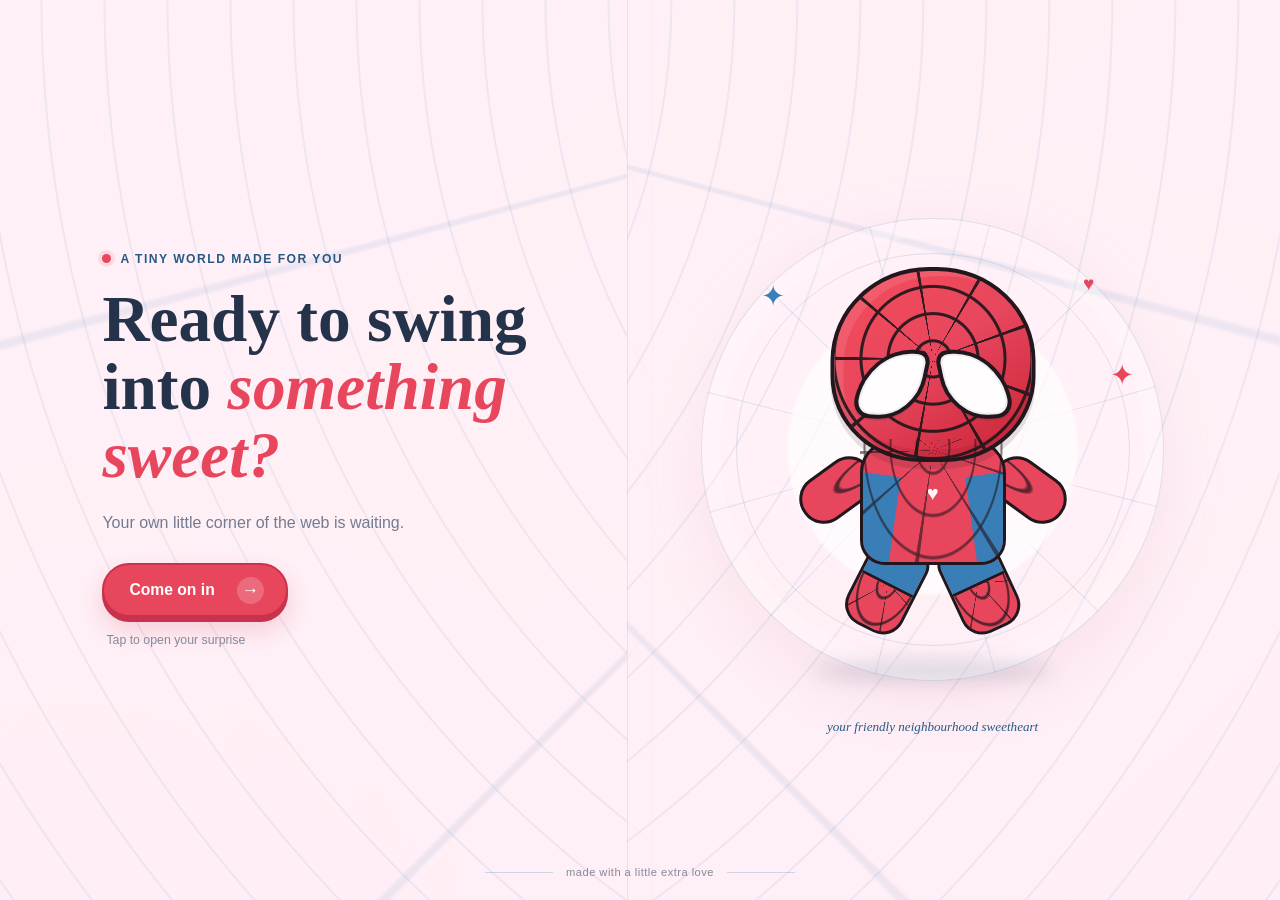
<file: suprise/index.html>
<!doctype html>
<html lang="en">
<head>
  <meta charset="utf-8">
  <meta name="viewport" content="width=device-width, initial-scale=1">
  <meta name="theme-color" content="#fff2f7">
  <meta name="description" content="A little Spider-Man-inspired world, made with love.">
  <title>A Little World for You</title>
  <link rel="stylesheet" href="css/style.css">
  <script src="js/script.js" defer></script>
</head>
<body class="opening-page">
  <main class="opening-screen">
    <div class="opening-wash" aria-hidden="true"></div>
    <div class="web-curtain web-curtain--left" aria-hidden="true"></div>
    <div class="web-curtain web-curtain--right" aria-hidden="true"></div>

    <div class="opening-content">
      <div class="opening-copy">
        <p class="eyebrow"><span class="eyebrow-dot" aria-hidden="true"></span> A tiny world made for you</p>
        <h1>Ready to swing<br>into <span>something sweet?</span></h1>
        <p class="opening-note">Your own little corner of the web is waiting.</p>
        <a class="enter-button" href="home.html">
          <span>Come on in</span>
          <span class="button-arrow" aria-hidden="true">&#8594;</span>
        </a>
        <p class="button-hint">Tap to open your surprise</p>
      </div>

      <div class="character-scene" aria-hidden="true">
        <span class="scene-spark scene-spark--one">&#10022;</span>
        <span class="scene-spark scene-spark--two">&#10022;</span>
        <span class="scene-heart">&#9829;</span>
        <div class="character-shadow"></div>
        <div class="hero-character">
          <div class="hero-web"></div>
          <div class="character-arm character-arm--left"></div>
          <div class="character-arm character-arm--right"></div>
          <div class="character-body">
            <div class="suit-panel suit-panel--left"></div>
            <div class="suit-panel suit-panel--right"></div>
            <div class="chest-mark">&#9829;</div>
          </div>
          <div class="character-neck"></div>
          <div class="character-head">
            <div class="mask-web"></div>
            <span class="character-eye character-eye--left"></span>
            <span class="character-eye character-eye--right"></span>
          </div>
          <div class="character-leg character-leg--left"></div>
          <div class="character-leg character-leg--right"></div>
        </div>
        <span class="scene-caption">your friendly neighbourhood sweetheart</span>
      </div>
    </div>

    <div class="opening-footer" aria-hidden="true">
      <span class="footer-line"></span>
      <span>made with a little extra love</span>
      <span class="footer-line"></span>
    </div>
  </main>
</body>
</html>
</file>
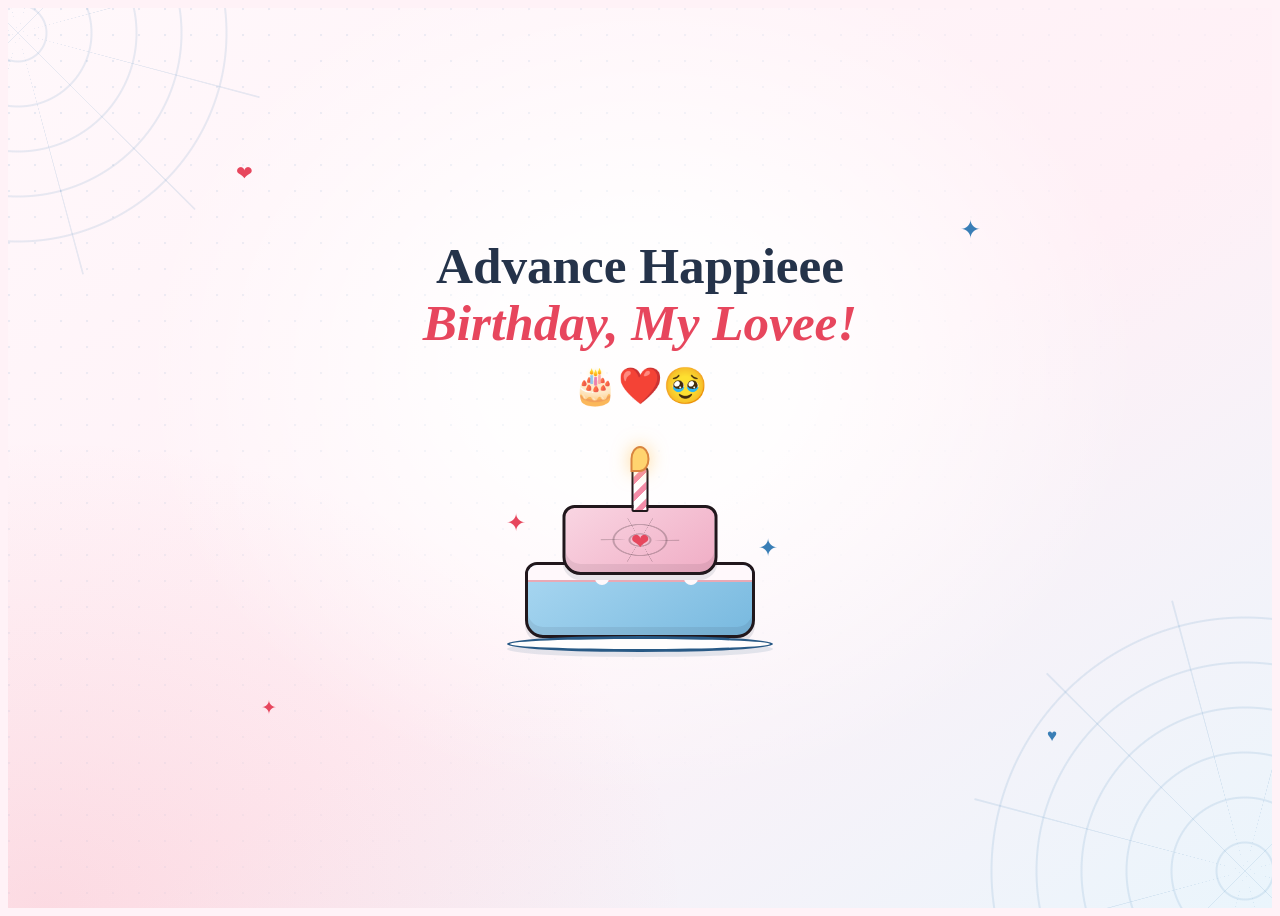
<file: suprise/birthday.html>
<!doctype html>
<html lang="en">
<head>
  <meta charset="utf-8">
  <meta name="viewport" content="width=device-width, initial-scale=1">
  <meta name="theme-color" content="#fff2f7">
  <meta name="description" content="Advance birthday wishes, made with love.">
  <title>Advance Happieee Birthday, My Lovee!</title>
  <link rel="stylesheet" href="css/hug.css?v=2">
  <link rel="stylesheet" href="css/birthday.css">
  <script src="js/birthday.js" defer></script>
</head>
<body class="birthday-page">
  <main class="hug-stage birthday-stage" tabindex="0" aria-label="Return to the main website">
    <span class="hug-web hug-web--top" aria-hidden="true"></span>
    <span class="hug-web hug-web--bottom" aria-hidden="true"></span>
    <span class="hug-decoration hug-decoration--heart-one" aria-hidden="true">&#10084;</span>
    <span class="hug-decoration hug-decoration--heart-two" aria-hidden="true">&#9829;</span>
    <span class="hug-decoration hug-decoration--spark-one" aria-hidden="true">&#10022;</span>
    <span class="hug-decoration hug-decoration--spark-two" aria-hidden="true">&#10022;</span>

    <section class="birthday-content" aria-labelledby="birthday-title">
      <h1 id="birthday-title">Advance Happieee<br><span>Birthday, My Lovee!</span> <span class="birthday-title-emoji" aria-hidden="true">&#x1F382;&#x2764;&#xFE0F;&#x1F979;</span></h1>
      <div class="birthday-cake" aria-hidden="true">
        <span class="cake-candle"></span>
        <span class="cake-flame"></span>
        <div class="cake-tier cake-tier--top"><span class="cake-web"></span><i>&#10084;</i></div>
        <div class="cake-tier cake-tier--bottom"><span class="cake-icing"></span></div>
        <div class="cake-plate"></div>
        <span class="cake-spark cake-spark--one">&#10022;</span>
        <span class="cake-spark cake-spark--two">&#10022;</span>
      </div>
    </section>
  </main>
</body>
</html>
</file>
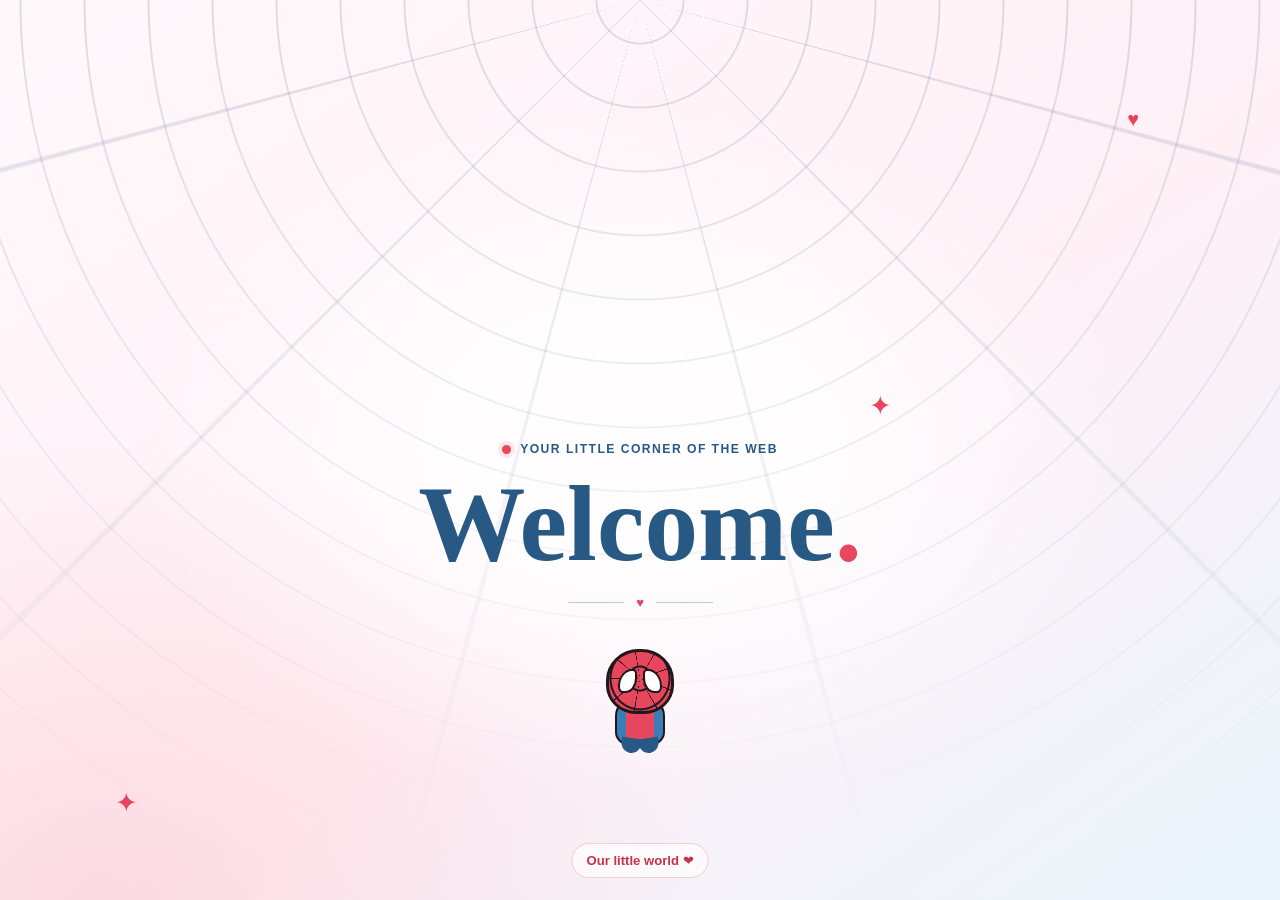
<file: suprise/home.html>
<!doctype html>
<html lang="en">
<head>
  <meta charset="utf-8">
  <meta name="viewport" content="width=device-width, initial-scale=1">
  <meta name="theme-color" content="#fff2f7">
  <meta name="description" content="A little Spider-Man-inspired welcome.">
  <title>Welcome to Your Little World</title>
  <link rel="stylesheet" href="css/style.css">
  <script src="js/script.js" defer></script>
</head>
<body class="home-page">
  <main class="home-screen">
    <div class="home-web home-web--left" aria-hidden="true"></div>
    <div class="home-web home-web--right" aria-hidden="true"></div>
    <section class="welcome-content" aria-labelledby="welcome-title">
      <span class="welcome-star" aria-hidden="true">&#10022;</span>
      <p class="eyebrow"><span class="eyebrow-dot" aria-hidden="true"></span> Your little corner of the web</p>
      <h1 id="welcome-title">Welcome<span class="welcome-period">.</span></h1>
      <div class="welcome-rule" aria-hidden="true"><span></span><span class="rule-heart">&#9829;</span><span></span></div>
      <div class="welcome-character" aria-hidden="true">
        <div class="mini-body"></div>
        <div class="mini-head"><span></span><span></span></div>
        <i class="mini-leg mini-leg--left"></i>
        <i class="mini-leg mini-leg--right"></i>
      </div>
    </section>
    <a class="home-page-link" href="our-world.html">Our little world <span aria-hidden="true">&#10084;</span></a>
    <span class="home-corner home-corner--left" aria-hidden="true">&#10022;</span>
    <span class="home-corner home-corner--right" aria-hidden="true">&#9829;</span>
  </main>
</body>
</html>
</file>
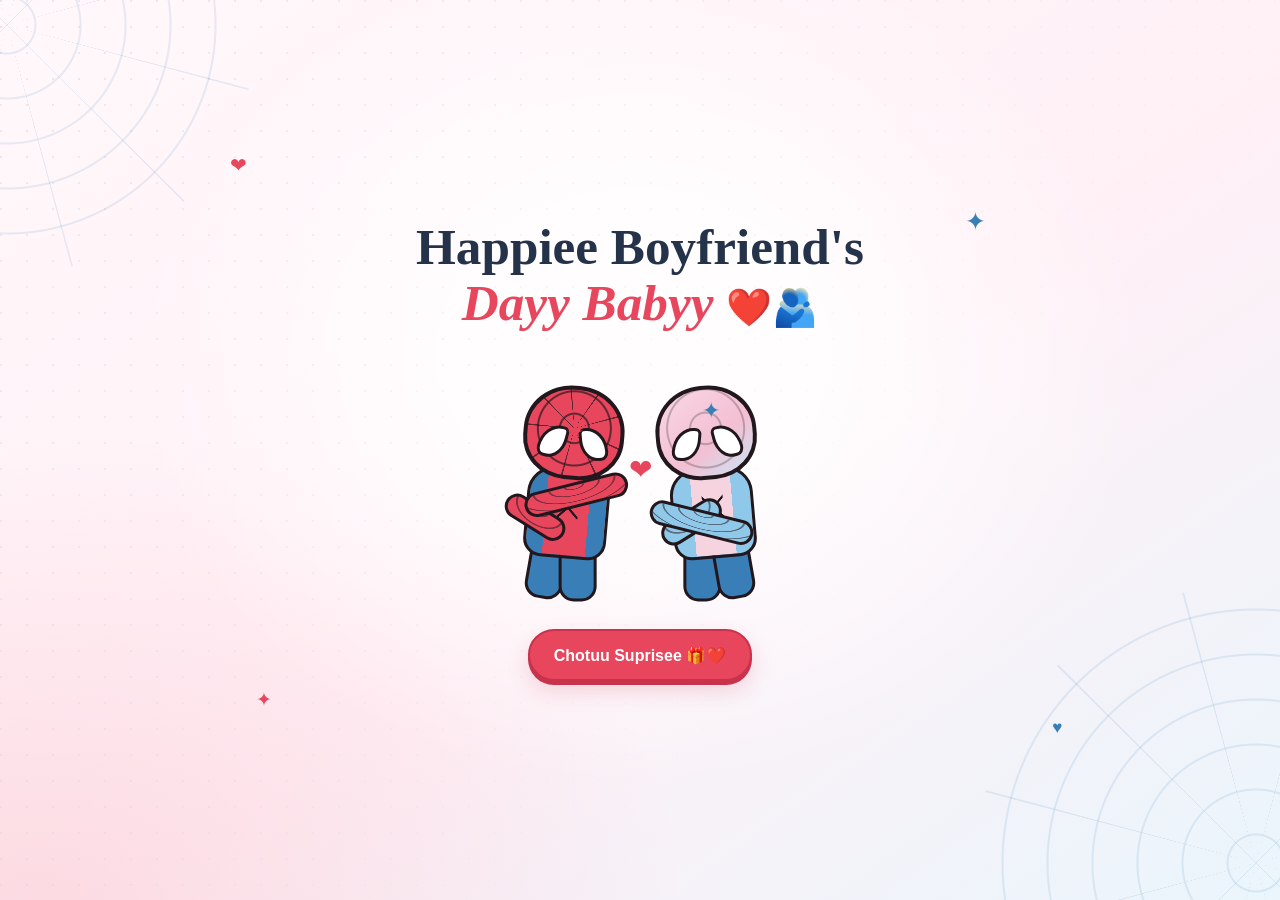
<file: suprise/hug.html>
<!doctype html>
<html lang="en">
<head>
  <meta charset="utf-8">
  <meta name="viewport" content="width=device-width, initial-scale=1">
  <meta name="theme-color" content="#fff2f7">
  <meta name="description" content="A warm virtual hug, made just for you.">
  <title>Happiee Boyfriend's Dayy Babyy</title>
  <link rel="stylesheet" href="css/hug.css?v=4">
  <script src="js/hug.js?v=2" defer></script>
</head>
<body class="hug-page">
  <main class="hug-stage" tabindex="0" aria-label="Continue to the birthday page">
    <span class="hug-web hug-web--top" aria-hidden="true"></span>
    <span class="hug-web hug-web--bottom" aria-hidden="true"></span>
    <span class="hug-decoration hug-decoration--heart-one" aria-hidden="true">&#10084;</span>
    <span class="hug-decoration hug-decoration--heart-two" aria-hidden="true">&#9829;</span>
    <span class="hug-decoration hug-decoration--spark-one" aria-hidden="true">&#10022;</span>
    <span class="hug-decoration hug-decoration--spark-two" aria-hidden="true">&#10022;</span>

    <section class="hug-content" aria-labelledby="hug-title">
      <h1 id="hug-title">Happiee Boyfriend's<br><span>Dayy Babyy</span> <span class="hug-title-heart" aria-hidden="true">&#x2764;&#xFE0F;&#x1FAC2;</span></h1>
      <div class="hug-scene" aria-label="Two little heroes ready to hug">
        <span class="hug-scene-spark hug-scene-spark--one" aria-hidden="true">&#10022;</span>
        <span class="hug-scene-spark hug-scene-spark--two" aria-hidden="true">&#10022;</span>
        <div class="hug-person hug-person--left" aria-hidden="true">
          <span class="person-head"><i></i><i></i></span>
          <span class="person-body"><b></b></span>
          <span class="person-arm person-arm--outer"></span>
          <span class="person-arm person-arm--inner"></span>
          <span class="person-leg person-leg--left"></span>
          <span class="person-leg person-leg--right"></span>
        </div>
        <div class="hug-person hug-person--right" aria-hidden="true">
          <span class="person-head"><i></i><i></i></span>
          <span class="person-body"><b></b></span>
          <span class="person-arm person-arm--outer"></span>
          <span class="person-arm person-arm--inner"></span>
          <span class="person-leg person-leg--left"></span>
          <span class="person-leg person-leg--right"></span>
        </div>
        <span class="hug-contact-heart" aria-hidden="true">&#10084;</span>
      </div>
      <button class="hug-button birthday-navigation-button" type="button">Chotuu Suprisee <span aria-hidden="true">&#x1F381;&#x2764;&#xFE0F;</span></button>
    </section>
  </main>
</body>
</html>
</file>
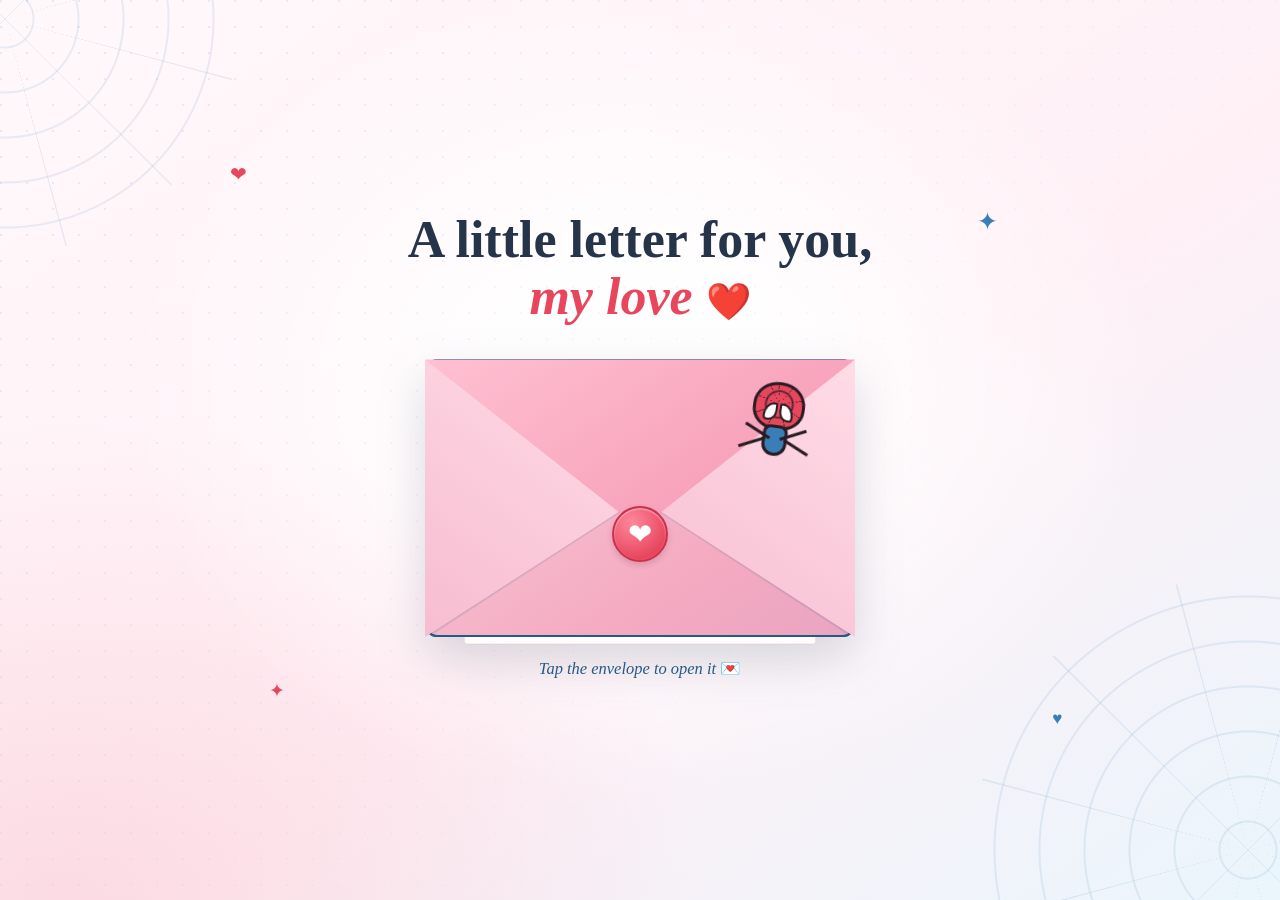
<file: suprise/love-letter.html>
<!doctype html>
<html lang="en">
<head>
  <meta charset="utf-8">
  <meta name="viewport" content="width=device-width, initial-scale=1">
  <meta name="theme-color" content="#fff2f7">
  <meta name="description" content="A little love letter, sealed just for you.">
  <title>A Little Letter for You</title>
  <link rel="stylesheet" href="css/letter.css?v=3">
  <script src="js/letter.js?v=1" defer></script>
</head>
<body class="letter-page">
  <main class="letter-stage">
    <span class="letter-decoration letter-decoration--heart-one" aria-hidden="true">&#10084;</span>
    <span class="letter-decoration letter-decoration--heart-two" aria-hidden="true">&#9829;</span>
    <span class="letter-decoration letter-decoration--spark-one" aria-hidden="true">&#10022;</span>
    <span class="letter-decoration letter-decoration--spark-two" aria-hidden="true">&#10022;</span>
    <span class="letter-web letter-web--top" aria-hidden="true"></span>
    <span class="letter-web letter-web--bottom" aria-hidden="true"></span>

    <section class="letter-opening" aria-labelledby="letter-page-title">
      <h1 class="letter-page-title" id="letter-page-title">A little letter for you,<br><span>my love</span> <span class="title-heart" aria-hidden="true">&#10084;&#65039;</span></h1>

      <button class="envelope-button" type="button" aria-label="Tap the envelope to open your letter" aria-expanded="false" aria-controls="love-letter">
        <span class="envelope-float">
          <span class="envelope-back"></span>
          <span class="envelope-letter-peek" aria-hidden="true"></span>
          <span class="envelope-flap"></span>
          <span class="envelope-front"></span>
          <span class="envelope-fold envelope-fold--left"></span>
          <span class="envelope-fold envelope-fold--right"></span>
          <span class="envelope-seal" aria-hidden="true">&#10084;</span>
          <span class="envelope-spider" aria-hidden="true">
            <span class="spider-head"><i></i><i></i></span>
            <span class="spider-body"></span>
            <span class="spider-leg spider-leg--one"></span>
            <span class="spider-leg spider-leg--two"></span>
            <span class="spider-leg spider-leg--three"></span>
            <span class="spider-leg spider-leg--four"></span>
          </span>
        </span>
      </button>
      <p class="envelope-instruction">Tap the envelope to open it <span aria-hidden="true">&#128140;</span></p>
    </section>

    <article class="love-letter" id="love-letter" tabindex="-1" aria-labelledby="letter-page-title" aria-hidden="true" hidden>
      <div class="letter-paper-web letter-paper-web--top" aria-hidden="true"></div>
      <div class="letter-paper-web letter-paper-web--bottom" aria-hidden="true"></div>
      <div class="letter-paper-content">
        <p>Hieeee, my handsomeee! ❤️</p>
        <p>I love u soooo much, mera cutuuu babyyyy! ❤️❤️ I can't express how happy I am. You're the best decision of my life! 😘😘</p>
        <p>You're with me in every situation, always. I may upset u sometimes, but never intentionally. I want u to stay happy all the time, and I want us to spend our whole lives together, forever. ❤️</p>
        <p>I love the way u are with me. Never hesitate to share ur feelings with me. Be the way u are, and stay the way u want to be with me. I don't need any expensive gifts; I just need u. Ur the bestest gift for me, my sillyboy! ❤️🥹</p>
        <p>I just need u and our families. I want to make u all proud, and I want u all to stay happy. ❤️❤️ Enni problems ochina, I will stay by ur side. I just need u.</p>
        <p>I will never let u down. I love u sooo muchhh, myy cutuuu bf! 🫂🫂❤️</p>
        <p class="letter-signoff-heart" aria-label="With love">&#10084;&#65039;</p>
        <nav class="letter-navigation" aria-label="Letter navigation">
          <button class="letter-back-button" type="button"><span aria-hidden="true">&#8592;</span> Back</button>
          <a class="letter-next-button" href="mission.html">Next <span aria-hidden="true">&#10084;</span></a>
        </nav>
      </div>
    </article>
  </main>
</body>
</html>
</file>
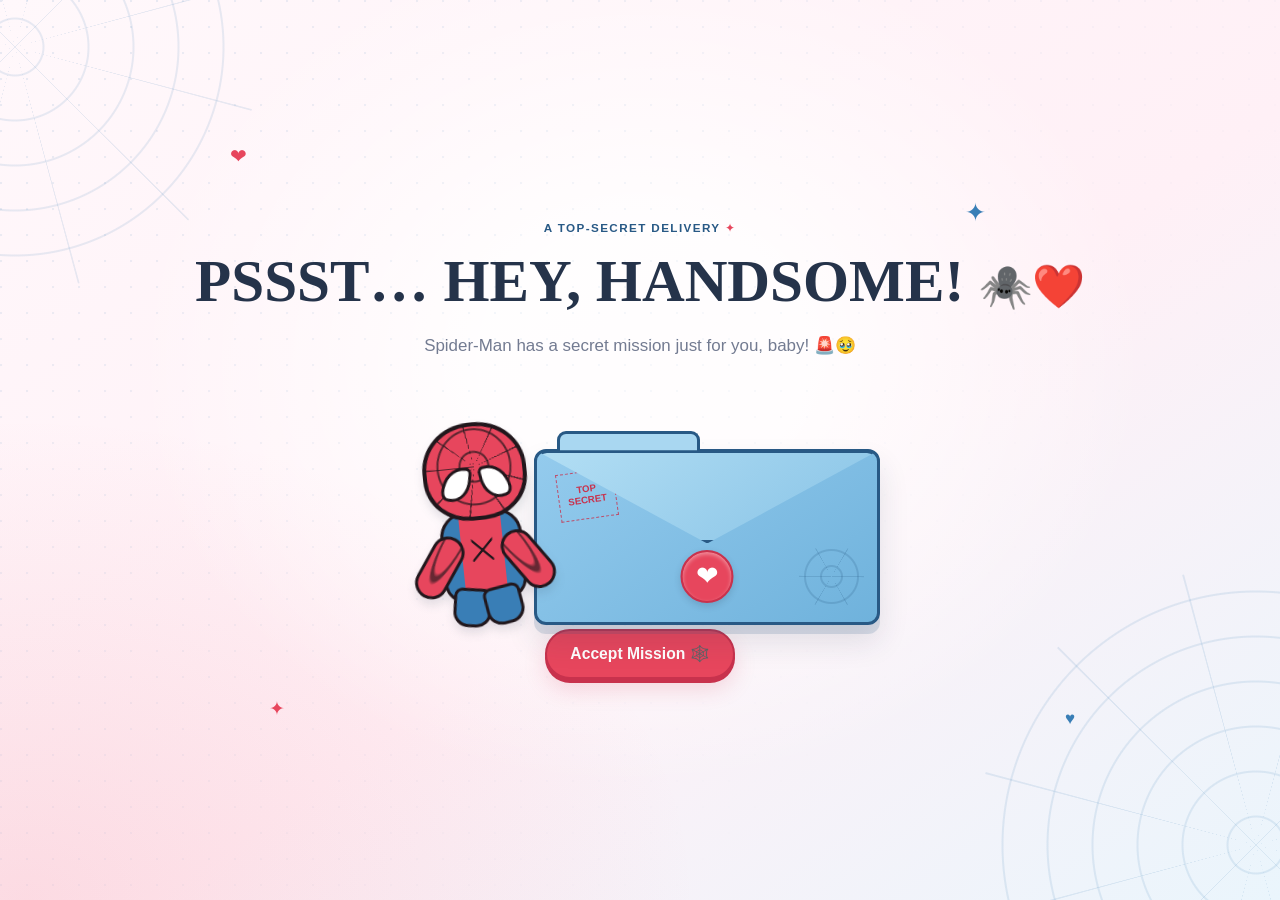
<file: suprise/mission.html>
<!doctype html>
<html lang="en">
<head>
  <meta charset="utf-8">
  <meta name="viewport" content="width=device-width, initial-scale=1">
  <meta name="theme-color" content="#fff2f7">
  <meta name="description" content="A secret Spider-Man-inspired mission, made just for you.">
  <title>Spider-Man's Secret Mission</title>
  <link rel="stylesheet" href="css/mission.css?v=2">
  <script src="js/mission.js?v=3" defer></script>
</head>
<body class="mission-page">
  <main class="mission-app">
    <div class="mission-web mission-web--top" aria-hidden="true"></div>
    <div class="mission-web mission-web--bottom" aria-hidden="true"></div>
    <span class="mission-decoration mission-decoration--heart-one" aria-hidden="true">&#10084;</span>
    <span class="mission-decoration mission-decoration--heart-two" aria-hidden="true">&#9829;</span>
    <span class="mission-decoration mission-decoration--spark-one" aria-hidden="true">&#10022;</span>
    <span class="mission-decoration mission-decoration--spark-two" aria-hidden="true">&#10022;</span>

    <section class="experience-screen mission-intro" data-screen="mission-intro" aria-labelledby="mission-title">
      <p class="mission-eyebrow">A top-secret delivery <span aria-hidden="true">&#10022;</span></p>
      <h1 id="mission-title">PSSST… HEY, HANDSOME! <span aria-hidden="true">&#x1F577;&#xFE0F;&#x2764;&#xFE0F;</span></h1>
      <p class="screen-copy">Spider-Man has a secret mission just for you, baby! <span aria-hidden="true">&#x1F6A8;&#x1F979;</span></p>

      <div class="mission-card" aria-hidden="true">
        <div class="mission-character">
          <span class="mission-character-web"></span>
          <span class="mission-character-head"><i></i><i></i></span>
          <span class="mission-character-body"><b></b></span>
          <span class="mission-character-arm mission-character-arm--left"></span>
          <span class="mission-character-arm mission-character-arm--right"></span>
          <span class="mission-character-leg mission-character-leg--left"></span>
          <span class="mission-character-leg mission-character-leg--right"></span>
        </div>
        <div class="mission-folder">
          <span class="folder-tab"></span>
          <span class="folder-stamp">TOP<br>SECRET</span>
          <span class="folder-web" aria-hidden="true"></span>
          <span class="folder-seal" aria-hidden="true">&#10084;</span>
          <span class="folder-flap"></span>
        </div>
      </div>
      <button class="action-button accept-mission" type="button">Accept Mission <span aria-hidden="true">&#x1F578;&#xFE0F;</span></button>
    </section>

    <section class="experience-screen mission-reveal" data-screen="mission-reveal" aria-labelledby="reveal-title" hidden>
      <p class="mission-eyebrow">Mission details <span aria-hidden="true">&#10022;</span></p>
      <h2 id="reveal-title">YOUR SECRET MISSION <span aria-hidden="true">&#128140;</span></h2>
      <div class="mission-briefing">
        <p>Agent Abhiluuuuu, your mission is to unlock your girl's heart. <span aria-hidden="true">&#10084;&#65039;</span></p>
        <p>But first, you must complete the next challenge. Are you ready, superhero?</p>
      </div>
      <button class="action-button continue-mission" type="button">Let's Do This! <span aria-hidden="true">&#x2764;&#xFE0F;&#x1F577;&#xFE0F;</span></button>
    </section>

    <section class="experience-screen unlock-welcome" data-screen="unlock-welcome" aria-labelledby="unlock-title" hidden>
      <p class="mission-eyebrow">One little challenge <span aria-hidden="true">&#10022;</span></p>
      <h2 id="unlock-title">Unlock My Heart,<br><span>My Handsome!</span> <span aria-hidden="true">&#x2764;&#xFE0F;&#x1F510;</span></h2>
      <p class="screen-copy">Baby, there's one little challenge waiting for you! Put the pieces together to unlock my heart. <span aria-hidden="true">&#x1F979;&#x2764;&#xFE0F;</span></p>
      <div class="locked-heart" aria-hidden="true">
        <span class="locked-heart-symbol">&#10084;</span>
        <span class="heart-web-lines"></span>
        <span class="heart-lock-shackle"></span>
        <span class="heart-lock-body"><i></i></span>
      </div>
      <button class="action-button start-challenge" type="button">Start the Challenge <span aria-hidden="true">&#129513;</span></button>
    </section>

    <section class="experience-screen puzzle-screen" data-screen="puzzle" aria-labelledby="puzzle-title" hidden>
      <p class="mission-eyebrow">Your heart is waiting <span aria-hidden="true">&#10022;</span></p>
      <h2 id="puzzle-title">Put the pieces together <span aria-hidden="true">&#10084;</span></h2>
      <p class="puzzle-instruction">Tap one piece, then tap the place you want to move it.</p>
      <div class="puzzle-layout">
        <div class="puzzle-board" role="group" aria-label="Three by three photo puzzle"></div>
        <aside class="puzzle-side">
          <div class="puzzle-heart-lock" aria-hidden="true">
            <span class="side-heart-symbol">&#10084;</span>
            <span class="side-lock-shackle"></span>
            <span class="side-lock-body"></span>
          </div>
          <p class="puzzle-photo-note"></p>
          <p class="puzzle-status" role="status" aria-live="polite">Your heart is still locked. Find the right order.</p>
          <button class="action-button restart-puzzle" type="button">Restart Puzzle <span aria-hidden="true">&#8635;</span></button>
        </aside>
      </div>
    </section>

    <section class="experience-screen mission-complete" data-screen="mission-complete" aria-labelledby="complete-title" hidden>
      <div class="unlocked-heart" aria-hidden="true">
        <span class="unlocked-heart-symbol">&#10084;</span>
        <span class="unlock-spark unlock-spark--one">&#10022;</span>
        <span class="unlock-spark unlock-spark--two">&#10022;</span>
        <span class="unlock-heart-float unlock-heart-float--one">&#10084;</span>
        <span class="unlock-heart-float unlock-heart-float--two">&#9829;</span>
      </div>
      <h2 id="complete-title">YAYYYY! YOU UNLOCKED MY HEART! <span aria-hidden="true">&#x2764;&#xFE0F;&#x1F979;&#x1FAC2;</span></h2>
      <p class="completion-copy">You found all the pieces, baby. And just like this puzzle, you have a special place in my heart. I love youuuu! <span aria-hidden="true">&#10084;&#65039;</span></p>
      <figure class="completed-photo">
        <img class="reconstructed-photo" alt="Your completed heart puzzle" hidden>
        <div class="reconstructed-placeholder" role="status" hidden></div>
      </figure>
      <a class="action-button final-hug-link" href="hug.html">Tight Hug <span aria-hidden="true">&#x1FAC2;&#x2764;&#xFE0F;</span></a>
    </section>
  </main>
</body>
</html>
</file>
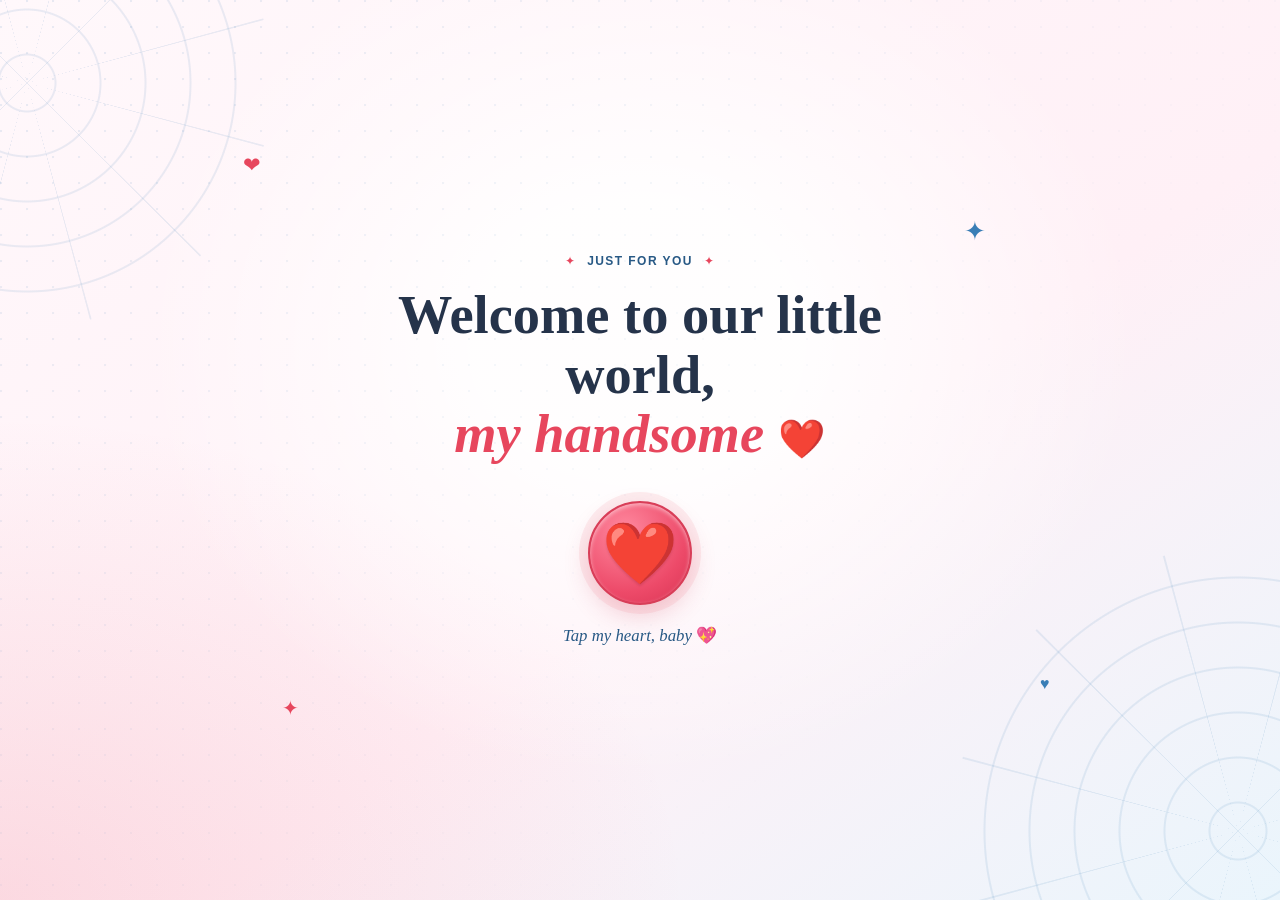
<file: suprise/our-world.html>
<!doctype html>
<html lang="en">
<head>
  <meta charset="utf-8">
  <meta name="viewport" content="width=device-width, initial-scale=1">
  <meta name="theme-color" content="#fff2f7">
  <meta name="description" content="Welcome to our little world.">
  <title>Our Little World</title>
  <link rel="stylesheet" href="css/style.css?v=our-world-3">
  <script src="js/script.js?v=our-world-5" defer></script>
</head>
<body class="our-world-page">
  <main class="world-main">
    <div class="world-web world-web--left" aria-hidden="true"></div>
    <div class="world-web world-web--right" aria-hidden="true"></div>
    <span class="world-decoration world-decoration--heart-one" aria-hidden="true">&#10084;</span>
    <span class="world-decoration world-decoration--heart-two" aria-hidden="true">&#9829;</span>
    <span class="world-decoration world-decoration--spark-one" aria-hidden="true">&#10022;</span>
    <span class="world-decoration world-decoration--spark-two" aria-hidden="true">&#10022;</span>

    <section class="world-welcome" aria-labelledby="world-title">
      <p class="world-eyebrow"><span aria-hidden="true">&#10022;</span> Just for you <span aria-hidden="true">&#10022;</span></p>
      <h1 id="world-title">Welcome to our little world,<br><span>my handsome</span> <span class="world-title-heart" aria-hidden="true">&#10084;&#65039;</span></h1>
      <button class="world-heart-button" type="button" aria-label="Tap my heart to see our photos">
        <span aria-hidden="true">&#10084;&#65039;</span>
      </button>
      <p class="world-heart-hint">Tap my heart, baby <span aria-hidden="true">&#128150;</span></p>
    </section>

    <section class="photo-viewer" aria-labelledby="photos-title" aria-live="polite" hidden>
      <h2 class="visually-hidden" id="photos-title">Our photos</h2>
      <div class="photo-layout">
        <figure class="photo-figure" aria-describedby="photo-caption">
          <div class="photo-frame">
            <img class="memory-photo" alt="" hidden>
            <div class="photo-placeholder" role="status">Your photo will appear here &#10084;</div>
          </div>
        </figure>
        <div class="photo-details">
          <p class="photo-caption" id="photo-caption"></p>
          <p class="photo-ending" hidden>That's our little world, and I love it here. <span aria-hidden="true">&#10084;&#65039;</span></p>
          <div class="photo-controls">
            <button class="previous-photo-button" type="button" hidden>Previous <span aria-hidden="true">&#128150;</span></button>
            <button class="next-photo-button" type="button">Next <span aria-hidden="true">&#10084;</span></button>
          </div>
        </div>
      </div>
    </section>
  </main>
</body>
</html>
</file>
<file: suprise/css/style.css>
:root {
  color-scheme: light;
  --ink: #25334a;
  --muted: #737b91;
  --red: #e7465d;
  --red-dark: #c8324d;
  --blue: #397eb6;
  --blue-dark: #285985;
  --outline: #21171c;
  --pink: #f5c8d8;
  --pink-light: #fff2f7;
  --white: #fffdfd;
  --web-line: rgba(79, 112, 151, 0.2);
  font-family: 'Trebuchet MS', 'Segoe UI', sans-serif;
  color: var(--ink);
  background: var(--pink-light);
  font-synthesis: none;
  text-rendering: optimizeLegibility;
}

* {
  box-sizing: border-box;
}

html {
  min-width: 320px;
  min-height: 100%;
}

body {
  min-width: 320px;
  min-height: 100vh;
  margin: 0;
}

.opening-page,
.home-page {
  overflow-x: hidden;
}

.opening-screen,
.home-screen {
  position: relative;
  isolation: isolate;
  display: grid;
  min-height: 100svh;
  overflow: hidden;
  background:
    radial-gradient(ellipse at 76% 45%, rgba(255, 255, 255, 0.8) 0 14%, transparent 39%),
    radial-gradient(ellipse at 4% 100%, rgba(237, 115, 146, 0.13), transparent 35%),
    linear-gradient(135deg, #fff8fb 0%, #fff0f6 52%, #fce5ee 100%);
}

.opening-screen {
  align-items: center;
  padding: clamp(32px, 7vh, 76px) clamp(24px, 8vw, 128px) 64px;
}

.opening-wash {
  position: absolute;
  z-index: -1;
  inset: 0;
  background-image:
    radial-gradient(circle at 1px 1px, rgba(67, 104, 145, 0.14) 1px, transparent 1.6px);
  background-size: 25px 25px;
  opacity: 0.26;
  mask-image: linear-gradient(120deg, black, transparent 57%);
}

.opening-content {
  position: relative;
  z-index: 2;
  display: grid;
  grid-template-columns: minmax(320px, 1fr) minmax(300px, 0.94fr);
  align-items: center;
  width: min(100%, 1120px);
  margin-inline: auto;
  gap: clamp(18px, 5vw, 86px);
}

.opening-copy {
  position: relative;
  z-index: 2;
  padding-block: 24px;
  animation: copy-arrive 800ms 100ms both cubic-bezier(0.2, 0.75, 0.3, 1);
}

.eyebrow {
  display: flex;
  align-items: center;
  gap: 9px;
  margin: 0 0 20px;
  color: var(--blue-dark);
  font-size: 0.76rem;
  font-weight: 800;
  letter-spacing: 0.12em;
  text-transform: uppercase;
}

.eyebrow-dot {
  width: 9px;
  aspect-ratio: 1;
  border-radius: 50%;
  background: var(--red);
  box-shadow: 0 0 0 4px rgba(231, 70, 93, 0.12);
}

h1 {
  margin: 0;
  font-family: Georgia, 'Times New Roman', serif;
  font-size: clamp(2.8rem, 5.1vw, 5rem);
  font-weight: 700;
  line-height: 1.04;
}

.opening-copy h1 span {
  color: var(--red);
  font-style: italic;
}

.opening-note {
  max-width: 35ch;
  margin: 20px 0 27px;
  color: var(--muted);
  font-size: 1rem;
  line-height: 1.65;
}

.enter-button {
  display: inline-flex;
  min-height: 54px;
  align-items: center;
  justify-content: center;
  gap: 22px;
  padding: 0 22px 0 25px;
  border: 2px solid var(--red-dark);
  border-radius: 999px;
  background: var(--red);
  box-shadow: 0 5px 0 var(--red-dark), 0 12px 25px rgba(200, 50, 77, 0.19);
  color: white;
  font-size: 0.98rem;
  font-weight: 800;
  text-decoration: none;
  transition: transform 180ms ease, box-shadow 180ms ease, background 180ms ease;
}

.enter-button:hover {
  transform: translateY(-2px);
  background: #ed5269;
  box-shadow: 0 7px 0 var(--red-dark), 0 15px 28px rgba(200, 50, 77, 0.22);
}

.enter-button:active {
  transform: translateY(3px);
  box-shadow: 0 2px 0 var(--red-dark), 0 6px 12px rgba(200, 50, 77, 0.16);
}

.enter-button:focus-visible {
  outline: 3px solid var(--blue);
  outline-offset: 6px;
}

.button-arrow {
  display: grid;
  width: 27px;
  aspect-ratio: 1;
  place-items: center;
  border-radius: 50%;
  background: rgba(255, 255, 255, 0.2);
  font-size: 1.1rem;
  transition: transform 180ms ease;
}

.enter-button:hover .button-arrow {
  transform: translateX(3px);
}

.button-hint {
  margin: 16px 0 0 4px;
  color: #85899b;
  font-size: 0.77rem;
}

.character-scene {
  position: relative;
  display: grid;
  min-height: min(68vh, 570px);
  place-items: center;
  animation: character-arrive 900ms 180ms both cubic-bezier(0.2, 0.75, 0.3, 1);
}

.character-scene::before {
  position: absolute;
  width: min(94%, 470px);
  aspect-ratio: 1;
  border: 1px solid rgba(57, 126, 182, 0.16);
  border-radius: 50%;
  background:
    radial-gradient(circle, rgba(255, 255, 255, 0.67) 0 44%, transparent 45%),
    repeating-conic-gradient(from 0deg, transparent 0deg 14deg, rgba(57, 126, 182, 0.12) 14.15deg 14.4deg, transparent 14.55deg 30deg);
  box-shadow: inset 0 0 0 18px rgba(255, 255, 255, 0.23), 0 16px 65px rgba(202, 115, 145, 0.12);
  content: '';
  animation: web-bloom 1.2s 200ms both ease-out;
}

.character-scene::after {
  position: absolute;
  width: min(80%, 400px);
  aspect-ratio: 1;
  border: 1px solid rgba(57, 126, 182, 0.16);
  border-radius: 50%;
  content: '';
}

.character-shadow {
  position: absolute;
  z-index: 1;
  bottom: 9%;
  left: 50%;
  width: 240px;
  height: 24px;
  transform: translateX(-50%);
  border-radius: 50%;
  background: rgba(51, 74, 105, 0.15);
  filter: blur(9px);
}

.hero-character {
  position: relative;
  z-index: 2;
  width: 240px;
  height: 390px;
  margin-top: 20px;
  animation: character-bob 3.4s 1s infinite ease-in-out;
}

.character-head {
  position: absolute;
  z-index: 5;
  top: 2px;
  left: 50%;
  width: 205px;
  height: 195px;
  transform: translateX(-50%);
  overflow: hidden;
  border: 4px solid var(--outline);
  border-radius: 48% 48% 44% 44%;
  background: linear-gradient(145deg, #f44d5a 0%, var(--red) 48%, #c92335 100%);
  box-shadow: inset 9px 5px 0 rgba(255, 255, 255, 0.1), inset 0 -9px 0 rgba(120, 19, 36, 0.14), 0 7px 0 rgba(37, 23, 28, 0.12);
}

.mask-web {
  position: absolute;
  inset: 0;
  background-image:
    repeating-radial-gradient(ellipse at 50% 47%, transparent 0 16px, var(--outline) 17px 19px, transparent 20px 27px),
    repeating-conic-gradient(from -30deg at 50% 47%, transparent 0deg 19deg, var(--outline) 19.5deg 21deg, transparent 21.5deg 40deg);
  opacity: 0.92;
}

.character-eye {
  position: absolute;
  z-index: 2;
  top: 77px;
  width: 66px;
  height: 72px;
  border: 4px solid var(--outline);
  background: #fffdfd;
  box-shadow: inset 0 0 0 2px rgba(37, 51, 74, 0.08), 0 2px 0 rgba(37, 51, 74, 0.14);
}

.character-eye--left {
  left: 24px;
  transform: rotate(12deg) skewY(-8deg);
  border-radius: 88% 23% 74% 32%;
}

.character-eye--right {
  right: 24px;
  transform: rotate(-12deg) skewY(8deg);
  border-radius: 23% 88% 32% 74%;
}

.character-neck {
  position: absolute;
  z-index: 3;
  top: 158px;
  left: 50%;
  width: 48px;
  height: 33px;
  transform: translateX(-50%);
  background: var(--red-dark);
}

.character-body {
  position: absolute;
  z-index: 4;
  top: 174px;
  left: 50%;
  width: 146px;
  height: 126px;
  transform: translateX(-50%);
  overflow: hidden;
  border: 3px solid var(--outline);
  border-radius: 34px 34px 25px 25px;
  background: var(--red);
}

.suit-panel {
  position: absolute;
  top: 32px;
  width: 42px;
  height: 100px;
  background: var(--blue);
}

.suit-panel--left {
  left: -11px;
  transform: rotate(8deg);
}

.suit-panel--right {
  right: -11px;
  transform: rotate(-8deg);
}

.chest-mark {
  position: absolute;
  z-index: 1;
  top: 40px;
  left: 50%;
  color: #fff8fb;
  font-size: 20px;
  transform: translateX(-50%);
}

.character-arm {
  position: absolute;
  z-index: 3;
  top: 185px;
  width: 49px;
  height: 80px;
  border: 3px solid var(--outline);
  border-radius: 24px;
  background: var(--red);
  background-image: repeating-radial-gradient(ellipse at 50% 0%, transparent 0 9px, rgba(33, 23, 28, 0.7) 10px 11px, transparent 12px 18px);
}

.character-arm--left {
  left: -1px;
  transform: rotate(54deg);
}

.character-arm--right {
  right: -1px;
  transform: rotate(-54deg);
}

.character-leg {
  position: absolute;
  z-index: 2;
  top: 276px;
  width: 62px;
  height: 92px;
  overflow: hidden;
  border: 3px solid var(--outline);
  border-radius: 15px 15px 22px 22px;
  background: linear-gradient(to bottom, var(--blue) 0 45%, var(--red) 46% 100%);
}

.character-leg::after {
  position: absolute;
  right: -1px;
  bottom: -1px;
  left: -1px;
  height: 53%;
  border-top: 3px solid var(--outline);
  border-radius: 0 0 18px 18px;
  background-image:
    repeating-radial-gradient(ellipse at 50% -5%, transparent 0 8px, rgba(33, 23, 28, 0.72) 9px 10px, transparent 11px 17px),
    repeating-conic-gradient(from -20deg at 50% -5%, transparent 0deg 25deg, rgba(33, 23, 28, 0.72) 26deg 27deg, transparent 28deg 52deg);
  content: '';
}

.character-leg--left {
  left: 42px;
  transform: rotate(27deg);
}

.character-leg--right {
  right: 42px;
  transform: rotate(-25deg);
}

.hero-web {
  position: absolute;
  z-index: 6;
  top: 174px;
  left: 50%;
  width: 146px;
  height: 126px;
  transform: translateX(-50%);
  background-image:
    repeating-radial-gradient(ellipse at 50% 6%, transparent 0 15px, rgba(33, 23, 28, 0.72) 16px 17px, transparent 18px 26px),
    repeating-conic-gradient(from -32deg at 50% 9%, transparent 0deg 19deg, rgba(33, 23, 28, 0.72) 19.5deg 21deg, transparent 21.5deg 40deg);
  clip-path: inset(0 0 0 0 round 0 0 30px 30px);
  opacity: 0.8;
  pointer-events: none;
}

.scene-spark,
.scene-heart {
  position: absolute;
  z-index: 3;
  color: var(--red);
}

.scene-spark {
  font-size: 29px;
  animation: twinkle 2.8s infinite ease-in-out;
}

.scene-spark--one {
  top: 20%;
  left: 15%;
  color: var(--blue);
}

.scene-spark--two {
  top: 34%;
  right: 9%;
  animation-delay: 900ms;
}

.scene-heart {
  top: 19%;
  right: 17%;
  font-size: 19px;
  animation: heart-float 3s infinite ease-in-out;
}

.scene-caption {
  position: absolute;
  z-index: 3;
  bottom: 0;
  left: 50%;
  width: max-content;
  max-width: 90%;
  transform: translateX(-50%);
  color: var(--blue-dark);
  font-family: Georgia, 'Times New Roman', serif;
  font-size: 0.82rem;
  font-style: italic;
}

.opening-footer {
  position: absolute;
  z-index: 2;
  right: 24px;
  bottom: 22px;
  left: 24px;
  display: flex;
  align-items: center;
  justify-content: center;
  gap: 13px;
  color: #85899b;
  font-size: 0.7rem;
  letter-spacing: 0.04em;
}

.footer-line {
  width: min(9vw, 68px);
  height: 1px;
  background: rgba(57, 126, 182, 0.24);
}

.web-curtain {
  position: fixed;
  z-index: 1;
  top: 0;
  bottom: 0;
  width: 51%;
  background-color: rgba(255, 239, 246, 0.88);
  background-image:
    repeating-radial-gradient(circle at var(--web-origin), transparent 0 40px, rgba(57, 126, 182, 0.09) 41px 42px, transparent 43px 63px),
    repeating-conic-gradient(from var(--web-angle) at var(--web-origin), transparent 0deg 14.6deg, rgba(57, 126, 182, 0.09) 14.8deg 15deg, transparent 15.2deg 30deg);
  background-size: 100vw 100vh;
  pointer-events: none;
  transition: transform 720ms cubic-bezier(0.65, 0, 0.35, 1);
}

.web-curtain--left {
  --web-origin: 100% 0%;
  --web-angle: 180deg;
  left: 0;
  background-position: left top;
  border-right: 1px solid rgba(57, 126, 182, 0.12);
}

.web-curtain--right {
  --web-origin: 0% 0%;
  --web-angle: 0deg;
  right: 0;
  background-position: right top;
  border-left: 1px solid rgba(57, 126, 182, 0.12);
}

.opening-page.is-entering .web-curtain--left {
  transform: translateX(-102%);
}

.opening-page.is-entering .web-curtain--right {
  transform: translateX(102%);
}

.home-screen {
  min-height: 100svh;
  place-items: center;
  padding: 30px;
  background:
    radial-gradient(ellipse at center, rgba(255, 255, 255, 0.88) 0 19%, transparent 55%),
    radial-gradient(ellipse at 8% 100%, rgba(231, 70, 93, 0.13), transparent 36%),
    linear-gradient(145deg, #fff8fb 0%, #fff0f6 56%, #eaf5fc 100%);
}

.home-screen::before,
.home-screen::after {
  position: absolute;
  z-index: -1;
  inset: 0;
  content: '';
  pointer-events: none;
}

.home-screen::before {
  background: repeating-conic-gradient(from 0deg at 50% 0%, transparent 0deg 14.8deg, var(--web-line) 15deg 15.2deg, transparent 15.4deg 30deg);
  mask-image: linear-gradient(to bottom, black, transparent 92%);
}

.home-screen::after {
  background: repeating-radial-gradient(circle at 50% 0%, transparent 0 42px, var(--web-line) 43px 44px, transparent 45px 64px);
  mask-image: linear-gradient(to bottom, black, transparent 92%);
}

.welcome-content {
  position: relative;
  display: grid;
  justify-items: center;
  width: min(100%, 600px);
  padding: 56px 24px 40px;
  text-align: center;
  animation: copy-arrive 750ms both cubic-bezier(0.2, 0.75, 0.3, 1);
}

.welcome-content .eyebrow {
  justify-content: center;
  margin-bottom: 12px;
}

.welcome-content h1 {
  color: var(--blue-dark);
  font-size: clamp(3.5rem, 9vw, 6.7rem);
}

.welcome-period {
  color: var(--red);
}

.welcome-rule {
  display: flex;
  align-items: center;
  gap: 12px;
  width: 145px;
  margin-top: 15px;
}

.welcome-rule > span:not(.rule-heart) {
  flex: 1;
  height: 1px;
  background: rgba(57, 126, 182, 0.38);
}

.rule-heart {
  color: var(--red);
  font-size: 13px;
}

.welcome-star {
  position: absolute;
  top: 4px;
  right: 48px;
  color: var(--red);
  font-size: 27px;
  animation: twinkle 2.8s infinite ease-in-out;
}

.welcome-character {
  position: relative;
  width: 106px;
  height: 110px;
  margin-top: 39px;
  animation: character-bob 3.4s infinite ease-in-out;
}

.mini-body {
  position: absolute;
  top: 48px;
  left: 28px;
  width: 50px;
  height: 48px;
  border: 2px solid var(--outline);
  border-radius: 19px 19px 13px 13px;
  background: linear-gradient(90deg, var(--blue) 0 20%, var(--red) 20% 80%, var(--blue) 80%);
}

.mini-head {
  position: absolute;
  z-index: 1;
  top: 0;
  left: 19px;
  display: flex;
  width: 68px;
  height: 65px;
  align-items: center;
  justify-content: center;
  gap: 6px;
  overflow: hidden;
  border: 3px solid var(--outline);
  border-radius: 48% 48% 44% 44%;
  background-color: var(--red);
  background-image:
    repeating-radial-gradient(ellipse at 50% 45%, transparent 0 10px, var(--outline) 11px 12px, transparent 13px 18px),
    repeating-conic-gradient(from -30deg at 50% 45%, transparent 0deg 19deg, var(--outline) 19.5deg 21deg, transparent 21.5deg 40deg);
}

.mini-head span {
  position: relative;
  z-index: 1;
  width: 19px;
  height: 24px;
  border: 2px solid var(--outline);
  border-radius: 88% 23% 74% 32%;
  background: #fff;
}

.mini-head span:last-child {
  transform: scaleX(-1);
}

.mini-leg {
  position: absolute;
  top: 89px;
  width: 20px;
  height: 15px;
  border-radius: 0 0 10px 10px;
  background: var(--blue-dark);
}

.mini-leg--left {
  left: 34px;
  transform: rotate(10deg);
}

.mini-leg--right {
  right: 34px;
  transform: rotate(-10deg);
}

.home-corner {
  position: absolute;
  z-index: 1;
  color: var(--red);
}

.home-corner--left {
  bottom: 9%;
  left: 9%;
  font-size: 27px;
}

.home-corner--right {
  top: 12%;
  right: 11%;
  font-size: 20px;
}

.home-page-link {
  position: absolute;
  z-index: 2;
  bottom: 22px;
  left: 50%;
  padding: 9px 14px;
  transform: translateX(-50%);
  border: 1px solid rgba(200, 50, 77, 0.22);
  border-radius: 999px;
  background: rgba(255, 253, 253, 0.78);
  color: var(--red-dark);
  font-size: 0.82rem;
  font-weight: 700;
  text-decoration: none;
  white-space: nowrap;
  transition: background 160ms ease, transform 160ms ease;
}

.home-page-link:hover {
  transform: translate(-50%, -2px);
  background: var(--white);
}

.home-page-link:focus-visible,
.world-heart-button:focus-visible,
.next-photo-button:focus-visible {
  outline: 3px solid var(--blue);
  outline-offset: 4px;
}

.our-world-page {
  min-height: 100vh;
  overflow-x: hidden;
  background: var(--pink-light);
}

.our-world-page [hidden] {
  display: none !important;
}

.world-main {
  position: relative;
  isolation: isolate;
  display: grid;
  min-height: 100svh;
  place-items: center;
  overflow: hidden;
  padding: 52px 24px;
  background:
    radial-gradient(ellipse at 50% 38%, rgba(255, 255, 255, 0.9) 0 18%, transparent 55%),
    radial-gradient(ellipse at 0% 100%, rgba(231, 70, 93, 0.14), transparent 38%),
    linear-gradient(145deg, #fff8fb 0%, #fff0f6 58%, #eaf5fc 100%);
}

.world-main::before {
  position: absolute;
  z-index: -1;
  inset: 0;
  background-image: radial-gradient(circle at 1px 1px, rgba(57, 126, 182, 0.12) 1px, transparent 1.6px);
  background-size: 26px 26px;
  content: '';
  mask-image: linear-gradient(135deg, black, transparent 72%);
}

.world-web {
  position: absolute;
  z-index: -1;
  width: min(42vw, 490px);
  aspect-ratio: 1;
  border-radius: 50%;
  background:
    repeating-radial-gradient(circle, transparent 0 27px, rgba(57, 126, 182, 0.11) 28px 29px, transparent 30px 45px),
    repeating-conic-gradient(from 0deg, transparent 0deg 14.6deg, rgba(57, 126, 182, 0.11) 14.8deg 15deg, transparent 15.2deg 30deg);
  pointer-events: none;
}

.world-web--left {
  top: -18%;
  left: -17%;
}

.world-web--right {
  right: -19%;
  bottom: -24%;
  width: min(49vw, 570px);
}

.world-decoration {
  position: absolute;
  z-index: 0;
  color: var(--red);
  pointer-events: none;
  animation: world-float 4s infinite ease-in-out;
}

.world-decoration--heart-one {
  top: 17%;
  left: 19%;
  font-size: 21px;
}

.world-decoration--heart-two {
  right: 18%;
  bottom: 23%;
  color: var(--blue);
  font-size: 16px;
  animation-delay: 900ms;
}

.world-decoration--spark-one {
  top: 24%;
  right: 23%;
  color: var(--blue);
  font-size: 26px;
  animation-delay: 450ms;
}

.world-decoration--spark-two {
  bottom: 20%;
  left: 22%;
  font-size: 20px;
  animation-delay: 1.3s;
}

.world-welcome,
.photo-viewer {
  position: relative;
  z-index: 1;
  width: min(100%, 760px);
  text-align: center;
}

.world-welcome {
  display: grid;
  justify-items: center;
  animation: world-arrive 750ms both cubic-bezier(0.2, 0.75, 0.3, 1);
}

.world-eyebrow {
  display: flex;
  align-items: center;
  gap: 11px;
  margin: 0 0 18px;
  color: var(--blue-dark);
  font-size: 0.75rem;
  font-weight: 800;
  letter-spacing: 0.12em;
  text-transform: uppercase;
}

.world-eyebrow span {
  color: var(--red);
}

.world-welcome h1 {
  max-width: 18ch;
  margin: 0;
  color: var(--ink);
  font-family: Georgia, 'Times New Roman', serif;
  font-size: 3.4rem;
  line-height: 1.1;
}

.world-welcome h1 > span:first-of-type {
  color: var(--red);
  font-style: italic;
}

.world-title-heart {
  color: var(--red);
  font-family: 'Trebuchet MS', 'Segoe UI', sans-serif;
  font-size: 0.7em;
  white-space: nowrap;
}

.world-heart-button {
  display: grid;
  width: 104px;
  aspect-ratio: 1;
  place-items: center;
  margin-top: 36px;
  border: 2px solid #d83e58;
  border-radius: 50%;
  background: radial-gradient(circle at 35% 28%, #ff899f, #ed4a69 63%, #d83252);
  box-shadow: 0 0 0 9px rgba(231, 70, 93, 0.09), 0 10px 24px rgba(200, 50, 77, 0.22), inset 0 2px 4px rgba(255, 255, 255, 0.5);
  color: white;
  cursor: pointer;
  animation: heart-beat 1.6s infinite ease-in-out;
}

.world-heart-button span {
  font-size: 3.8rem;
  line-height: 1;
  filter: drop-shadow(0 2px 1px rgba(130, 24, 47, 0.2));
}

.world-heart-button:hover {
  box-shadow: 0 0 0 12px rgba(231, 70, 93, 0.11), 0 12px 28px rgba(200, 50, 77, 0.25), inset 0 2px 4px rgba(255, 255, 255, 0.5);
}

.world-heart-button:disabled {
  cursor: default;
}

.world-heart-hint {
  margin: 20px 0 0;
  color: var(--blue-dark);
  font-family: Georgia, 'Times New Roman', serif;
  font-size: 1.05rem;
  font-style: italic;
}

.photo-viewer {
  width: min(100%, 1080px);
  margin-block: auto;
}

.photo-layout {
  display: grid;
  grid-template-columns: minmax(0, 1.4fr) minmax(260px, 0.8fr);
  align-items: center;
  gap: clamp(28px, 5vw, 72px);
}

.photo-viewer.is-photo-entering {
  animation: photo-reveal 500ms both ease-out;
}

.photo-figure {
  margin: 0;
}

.photo-frame {
  display: grid;
  width: 100%;
  height: min(64svh, 600px);
  min-height: 300px;
  place-items: center;
  margin-inline: auto;
  overflow: hidden;
  border: 3px solid rgba(255, 255, 255, 0.95);
  border-radius: 12px;
  background: linear-gradient(145deg, #fffdfd, #fcebf2 55%, #eaf5fc);
  box-shadow: 0 8px 0 rgba(57, 126, 182, 0.12), 0 18px 45px rgba(37, 51, 74, 0.13), 0 0 0 1px rgba(57, 126, 182, 0.15);
}

.memory-photo {
  width: 100%;
  height: 100%;
  object-fit: contain;
}

.photo-placeholder {
  display: grid;
  width: 100%;
  height: 100%;
  min-height: 100%;
  place-items: center;
  padding: 24px;
  color: var(--blue-dark);
  font-family: Georgia, 'Times New Roman', serif;
  font-size: 1.05rem;
  font-style: italic;
}

.photo-caption {
  min-height: 0;
  margin: 0;
  color: var(--ink);
  font-family: Georgia, 'Times New Roman', serif;
  font-size: 1.45rem;
  line-height: 1.55;
}

.photo-details {
  display: grid;
  justify-items: start;
  gap: 18px;
  text-align: left;
}

.photo-controls {
  display: flex;
  flex-wrap: wrap;
  align-items: center;
  gap: 12px;
}

.photo-ending {
  margin: 16px 0 0;
  color: var(--red-dark);
  font-family: Georgia, 'Times New Roman', serif;
  font-size: 1.05rem;
  font-style: italic;
}

.next-photo-button {
  min-width: 136px;
  min-height: 48px;
  margin-top: 0;
  padding: 0 20px;
  border: 2px solid var(--red-dark);
  border-radius: 999px;
  background: var(--red);
  box-shadow: 0 4px 0 var(--red-dark), 0 10px 22px rgba(200, 50, 77, 0.17);
  color: white;
  cursor: pointer;
  font-size: 0.98rem;
  font-weight: 800;
  transition: transform 160ms ease, box-shadow 160ms ease;
}

.next-photo-button:hover {
  transform: translateY(-2px);
  box-shadow: 0 6px 0 var(--red-dark), 0 13px 24px rgba(200, 50, 77, 0.2);
}

.previous-photo-button {
  min-height: 48px;
  padding: 0 18px;
  border: 1px solid rgba(40, 91, 133, 0.32);
  border-radius: 999px;
  background: #eaf5fc;
  color: var(--blue-dark);
  cursor: pointer;
  font-size: 0.94rem;
  font-weight: 700;
}

.visually-hidden {
  position: absolute;
  width: 1px;
  height: 1px;
  padding: 0;
  overflow: hidden;
  clip: rect(0, 0, 0, 0);
  white-space: nowrap;
  clip-path: inset(50%);
}

@keyframes world-arrive {
  from { opacity: 0; transform: translateY(12px); }
  to { opacity: 1; transform: translateY(0); }
}

@keyframes world-float {
  0%, 100% { opacity: 0.72; transform: translateY(0) rotate(-7deg); }
  50% { opacity: 1; transform: translateY(-8px) rotate(7deg); }
}

@keyframes heart-beat {
  0%, 35%, 100% { transform: scale(1); }
  12% { transform: scale(1.08); }
  22% { transform: scale(1); }
  29% { transform: scale(1.05); }
}

@keyframes photo-reveal {
  from { opacity: 0; transform: translateY(12px) scale(0.99); }
  to { opacity: 1; transform: translateY(0) scale(1); }
}

@keyframes world-leave {
  to { opacity: 0; transform: translateY(-10px); }
}

.world-welcome.is-world-leaving {
  animation: world-leave 300ms both ease-in;
}

@media (max-width: 620px) {
  .world-main {
    padding: 36px 20px;
  }

  .world-welcome h1 {
    font-size: 2.55rem;
  }

  .world-decoration--heart-one {
    left: 8%;
  }

  .world-decoration--heart-two {
    right: 8%;
  }

  .world-decoration--spark-one {
    right: 8%;
  }

  .world-decoration--spark-two {
    left: 8%;
  }

  .photo-layout {
    grid-template-columns: minmax(0, 1fr);
    width: min(100%, 540px);
    margin-inline: auto;
    gap: 20px;
  }

  .photo-frame {
    height: min(48svh, 390px);
    min-height: 230px;
  }

  .photo-details {
    justify-items: center;
    gap: 14px;
    text-align: center;
  }

  .photo-caption {
    font-size: 1.08rem;
    text-align: center;
  }

  .photo-controls {
    justify-content: center;
  }
}

@media (max-width: 380px) {
  .world-welcome h1 {
    font-size: 2.1rem;
  }

  .world-heart-button {
    width: 92px;
    margin-top: 29px;
  }

  .world-heart-button span {
    font-size: 3.35rem;
  }

  .photo-frame {
    min-height: 210px;
  }

  .photo-placeholder {
    min-height: 210px;
  }
}

@media (prefers-reduced-motion: reduce) {
  .home-page-link,
  .world-decoration,
  .world-welcome,
  .world-heart-button,
  .photo-viewer.is-photo-entering,
  .world-welcome.is-world-leaving {
    animation: none;
    transition: none;
  }
}

@keyframes copy-arrive {
  from { opacity: 0; transform: translateY(14px); }
  to { opacity: 1; transform: translateY(0); }
}

@keyframes character-arrive {
  from { opacity: 0; transform: translateY(18px) scale(0.97); }
  to { opacity: 1; transform: translateY(0) scale(1); }
}

@keyframes character-bob {
  0%, 100% { transform: translateY(0) rotate(0deg); }
  50% { transform: translateY(-8px) rotate(1deg); }
}

@keyframes web-bloom {
  from { opacity: 0; transform: scale(0.88); }
  to { opacity: 1; transform: scale(1); }
}

@keyframes twinkle {
  0%, 100% { opacity: 0.72; transform: scale(0.88) rotate(-8deg); }
  50% { opacity: 1; transform: scale(1.12) rotate(8deg); }
}

@keyframes heart-float {
  0%, 100% { transform: translateY(0) rotate(8deg); }
  50% { transform: translateY(-7px) rotate(-8deg); }
}

@media (max-width: 760px) {
  .opening-screen {
    min-height: 100svh;
    align-items: start;
    padding: 48px 24px 58px;
  }

  .opening-content {
    grid-template-columns: 1fr;
    justify-items: center;
    gap: 0;
    text-align: center;
  }

  .opening-copy {
    padding: 0;
  }

  .opening-copy .eyebrow {
    justify-content: center;
    margin-bottom: 14px;
    font-size: 0.68rem;
  }

  .opening-copy h1 {
    font-size: clamp(2.55rem, 10vw, 4.3rem);
  }

  .opening-note {
    margin: 14px auto 21px;
    font-size: 0.93rem;
  }

  .button-hint {
    margin-left: 0;
  }

  .character-scene {
    width: min(100%, 410px);
    min-height: clamp(275px, 43vh, 390px);
    margin-top: -2px;
  }

  .character-scene::before {
    width: min(84%, 340px);
  }

  .character-scene::after {
    width: min(70%, 285px);
  }

  .hero-character {
    position: absolute;
    top: 50%;
    left: 50%;
    transform: scale(0.72);
    margin-top: 0;
    animation: character-bob-small 3.4s 1s infinite ease-in-out;
  }

  .scene-caption {
    bottom: 1px;
    font-size: 0.75rem;
  }

  .scene-spark--one {
    left: 9%;
  }

  .scene-spark--two {
    right: 7%;
  }

  .scene-heart {
    right: 13%;
  }

  .opening-footer {
    bottom: 17px;
    font-size: 0.64rem;
  }
}

@keyframes character-bob-small {
  0%, 100% { transform: scale(0.72) translateY(0) rotate(0deg); }
  50% { transform: scale(0.72) translateY(-8px) rotate(1deg); }
}

@media (max-width: 380px) {
  .opening-screen {
    padding: 38px 17px 54px;
  }

  .opening-copy h1 {
    font-size: 2rem;
  }

  .character-scene {
    min-height: 270px;
  }

  .welcome-content {
    min-width: 0;
    padding-inline: 12px;
  }

  .welcome-content .eyebrow {
    max-width: 100%;
    flex-wrap: wrap;
    font-size: 0.65rem;
    letter-spacing: 0.06em;
  }

  .welcome-content h1 {
    font-size: 2.5rem;
  }
}

@media (max-width: 760px) and (max-height: 720px) {
  .opening-screen {
    padding-top: 26px;
    padding-bottom: 46px;
  }

  .character-scene {
    min-height: clamp(202px, 32vh, 220px);
    margin-top: 0;
  }

  .hero-character {
    transform: translate(-50%, -50%) scale(0.44);
    animation-name: character-bob-compact;
  }
}

@keyframes character-bob-compact {
  0%, 100% { transform: translate(-50%, -50%) scale(0.44) translateY(0) rotate(0deg); }
  50% { transform: translate(-50%, -50%) scale(0.44) translateY(-8px) rotate(1deg); }
}

@media (max-height: 680px) and (min-width: 761px) {
  .opening-screen {
    padding-top: 24px;
    padding-bottom: 52px;
  }

  .character-scene {
    min-height: 430px;
    transform: scale(0.82);
  }

  .opening-copy h1 {
    font-size: clamp(2.8rem, 4.8vw, 4.2rem);
  }
}

@media (prefers-reduced-motion: reduce) {
  *,
  *::before,
  *::after {
    scroll-behavior: auto !important;
    animation-duration: 0.01ms !important;
    animation-iteration-count: 1 !important;
    transition-duration: 0.01ms !important;
  }
}
</file>
<file: suprise/css/hug.css>
:root {
  color-scheme: light;
  --hug-ink: #25334a;
  --hug-muted: #737b91;
  --hug-red: #e7465d;
  --hug-red-dark: #c8324d;
  --hug-blue: #397eb6;
  --hug-blue-dark: #285985;
  --hug-pink: #fff2f7;
  --hug-outline: #21171c;
  font-family: 'Trebuchet MS', 'Segoe UI', sans-serif;
  color: var(--hug-ink);
  background: var(--hug-pink);
  font-synthesis: none;
  text-rendering: optimizeLegibility;
}

* {
  box-sizing: border-box;
}

html {
  min-width: 320px;
  min-height: 100%;
}

body.hug-page {
  min-width: 320px;
  min-height: 100vh;
  margin: 0;
  overflow-x: hidden;
}

.hug-page [hidden] {
  display: none !important;
}

.hug-stage {
  position: relative;
  isolation: isolate;
  display: grid;
  min-height: 100svh;
  place-items: center;
  overflow: hidden;
  padding: 48px 24px;
  background:
    radial-gradient(ellipse at 50% 40%, rgba(255, 255, 255, 0.9) 0 18%, transparent 56%),
    radial-gradient(ellipse at 3% 100%, rgba(231, 70, 93, 0.13), transparent 37%),
    linear-gradient(145deg, #fff8fb 0%, #fff0f6 55%, #eaf5fc 100%);
}

.hug-stage::before {
  position: absolute;
  z-index: -1;
  inset: 0;
  background-image: radial-gradient(circle at 1px 1px, rgba(57, 126, 182, 0.12) 1px, transparent 1.6px);
  background-size: 26px 26px;
  content: '';
  mask-image: linear-gradient(135deg, black, transparent 72%);
}

.hug-web {
  position: absolute;
  z-index: -1;
  width: min(43vw, 500px);
  aspect-ratio: 1;
  border-radius: 50%;
  background:
    repeating-radial-gradient(circle, transparent 0 27px, rgba(57, 126, 182, 0.12) 28px 29px, transparent 30px 45px),
    repeating-conic-gradient(from 0deg, transparent 0deg 14.6deg, rgba(57, 126, 182, 0.12) 14.8deg 15deg, transparent 15.2deg 30deg);
  pointer-events: none;
}

.hug-web--top {
  top: -25%;
  left: -19%;
}

.hug-web--bottom {
  right: -20%;
  bottom: -27%;
  width: min(48vw, 560px);
}

.hug-decoration {
  position: absolute;
  z-index: 0;
  color: var(--hug-red);
  pointer-events: none;
  animation: hug-drift 4s infinite ease-in-out;
}

.hug-decoration--heart-one {
  top: 17%;
  left: 18%;
  font-size: 20px;
}

.hug-decoration--heart-two {
  right: 17%;
  bottom: 18%;
  color: var(--hug-blue);
  font-size: 17px;
  animation-delay: 950ms;
}

.hug-decoration--spark-one {
  top: 23%;
  right: 23%;
  color: var(--hug-blue);
  font-size: 25px;
  animation-delay: 450ms;
}

.hug-decoration--spark-two {
  bottom: 21%;
  left: 20%;
  font-size: 19px;
  animation-delay: 1.2s;
}

.hug-content,
.hug-reveal {
  position: relative;
  z-index: 1;
  display: grid;
  justify-items: center;
  width: min(100%, 780px);
  text-align: center;
}

.hug-content {
  animation: hug-enter 700ms both cubic-bezier(0.2, 0.75, 0.3, 1);
  transition: opacity 350ms ease, transform 350ms ease;
}

.hug-content h1,
.hug-reveal h2 {
  max-width: 22ch;
  margin: 0;
  color: var(--hug-ink);
  font-family: Georgia, 'Times New Roman', serif;
  font-size: 3.2rem;
  line-height: 1.1;
}

.hug-content h1 > span:first-of-type {
  color: var(--hug-red);
  font-style: italic;
}

.hug-title-heart {
  color: var(--hug-red);
  font-family: 'Trebuchet MS', 'Segoe UI', sans-serif;
  font-size: 0.72em;
  white-space: nowrap;
}

.hug-message,
.hug-reveal-message {
  max-width: 56ch;
  margin: 16px 0 0;
  color: var(--hug-muted);
  font-family: Georgia, 'Times New Roman', serif;
  font-size: 1.08rem;
  line-height: 1.65;
}

.hug-scene {
  position: relative;
  width: min(100%, 530px);
  height: 258px;
  margin-top: 18px;
}

.hug-scene-spark {
  position: absolute;
  z-index: 5;
  color: var(--hug-blue);
  font-size: 22px;
  pointer-events: none;
  animation: hug-drift 2.5s infinite ease-in-out;
}

.hug-scene-spark--one {
  top: 27%;
  left: 36%;
  color: var(--hug-red);
}

.hug-scene-spark--two {
  top: 19%;
  right: 35%;
  animation-delay: 450ms;
}

.hug-person {
  position: absolute;
  bottom: 3px;
  width: 132px;
  height: 220px;
  transform-origin: 50% 100%;
  transition: transform 850ms cubic-bezier(0.2, 0.75, 0.3, 1);
  animation: person-bob 3s infinite ease-in-out;
}

.hug-person--left {
  left: 8%;
  transform: rotate(-4deg);
}

.hug-person--right {
  right: 8%;
  transform: rotate(4deg);
  animation-delay: 250ms;
}

.person-head {
  position: absolute;
  z-index: 3;
  top: 1px;
  left: 50%;
  width: 101px;
  height: 94px;
  transform: translateX(-50%);
  overflow: hidden;
  border: 4px solid var(--hug-outline);
  border-radius: 48% 48% 44% 44%;
  background:
    repeating-radial-gradient(ellipse at 50% 45%, transparent 0 13px, rgba(33, 23, 28, 0.66) 14px 15px, transparent 16px 22px),
    repeating-conic-gradient(from -30deg at 50% 45%, transparent 0deg 19deg, rgba(33, 23, 28, 0.68) 19.5deg 21deg, transparent 21.5deg 40deg),
    var(--hug-red);
}

.hug-person--right .person-head {
  background:
    repeating-radial-gradient(ellipse at 50% 45%, transparent 0 14px, rgba(33, 23, 28, 0.25) 15px 16px, transparent 17px 23px),
    linear-gradient(145deg, #f9d7e4, #f3bfd2 60%, #c8e7f7);
}

.person-head i {
  position: absolute;
  z-index: 1;
  top: 36px;
  left: 12px;
  width: 28px;
  height: 34px;
  transform: rotate(10deg);
  border: 3px solid var(--hug-outline);
  border-radius: 88% 22% 76% 31%;
  background: #fff;
}

.person-head i:last-child {
  right: 12px;
  left: auto;
  transform: scaleX(-1) rotate(10deg);
}

.person-body {
  position: absolute;
  z-index: 2;
  top: 83px;
  left: 50%;
  width: 83px;
  height: 91px;
  transform: translateX(-50%);
  border: 3px solid var(--hug-outline);
  border-radius: 27px 27px 18px 18px;
  background: linear-gradient(90deg, var(--hug-blue) 0 22%, var(--hug-red) 22% 78%, var(--hug-blue) 78%);
}

.hug-person--right .person-body {
  background: linear-gradient(90deg, #8fc8e8 0 24%, #f5d4e0 24% 76%, #8fc8e8 76%);
}

.person-body b {
  position: absolute;
  top: 24px;
  left: 50%;
  width: 21px;
  height: 24px;
  transform: translateX(-50%);
  background:
    linear-gradient(45deg, transparent 43%, var(--hug-outline) 45% 50%, transparent 52%),
    linear-gradient(-45deg, transparent 43%, var(--hug-outline) 45% 50%, transparent 52%);
}

.person-arm {
  position: absolute;
  z-index: 4;
  top: 111px;
  width: 67px;
  height: 25px;
  border: 3px solid var(--hug-outline);
  border-radius: 18px;
  background: repeating-radial-gradient(ellipse at 50% 0%, transparent 0 8px, rgba(33, 23, 28, 0.52) 9px 10px, transparent 11px 16px), var(--hug-red);
  transform-origin: 10% 50%;
  transition: width 650ms ease, transform 650ms ease;
}

.hug-person--left .person-arm--outer {
  left: 4px;
  transform: rotate(27deg);
}

.hug-person--left .person-arm--inner {
  right: 3px;
  transform: rotate(-12deg);
}

.hug-person--right .person-arm {
  background-color: #8fc8e8;
}

.hug-person--right .person-arm--outer {
  right: 4px;
  transform: scaleX(-1) rotate(27deg);
}

.hug-person--right .person-arm--inner {
  left: 3px;
  transform: rotate(12deg);
}

.person-leg {
  position: absolute;
  z-index: 1;
  top: 162px;
  width: 38px;
  height: 54px;
  border: 3px solid var(--hug-outline);
  border-radius: 8px 8px 15px 15px;
  background: var(--hug-blue);
}

.person-leg--left {
  left: 31px;
  transform: rotate(5deg);
}

.person-leg--right {
  right: 31px;
  transform: rotate(-5deg);
}

.hug-contact-heart {
  position: absolute;
  z-index: 5;
  top: 45%;
  left: 50%;
  color: var(--hug-red);
  font-size: 28px;
  opacity: 0;
  transform: translate(-50%, 0) scale(0.4);
  transition: opacity 250ms ease 550ms, transform 350ms ease 550ms;
}

.hug-button,
.delivered-button {
  min-height: 52px;
  padding: 0 24px;
  border: 2px solid var(--hug-red-dark);
  border-radius: 999px;
  background: var(--hug-red);
  box-shadow: 0 4px 0 var(--hug-red-dark), 0 10px 22px rgba(200, 50, 77, 0.18);
  color: #fff;
  cursor: pointer;
  font-size: 1rem;
  font-weight: 800;
  transition: transform 160ms ease, box-shadow 160ms ease;
}

.hug-button:hover,
.delivered-button:hover {
  transform: translateY(-2px);
  box-shadow: 0 6px 0 var(--hug-red-dark), 0 13px 24px rgba(200, 50, 77, 0.21);
}

.hug-button:focus-visible,
.delivered-button:focus-visible,
.home-return:focus-visible {
  outline: 3px solid var(--hug-blue);
  outline-offset: 5px;
}

.birthday-navigation-button {
  margin-top: 22px;
}

.hug-page.is-hugging .hug-person--left {
  transform: translateX(76px) rotate(5deg);
}

.hug-page.is-hugging .hug-person--right {
  transform: translateX(-76px) rotate(-5deg);
}

.hug-page.is-hugging .hug-person--left .person-arm--inner {
  width: 106px;
  transform: rotate(-19deg);
}

.hug-page.is-hugging .hug-person--right .person-arm--inner {
  width: 106px;
  transform: rotate(19deg);
}

.hug-page.is-hugging .hug-contact-heart {
  opacity: 1;
  transform: translate(-50%, -12px) scale(1);
}

.hug-page .hug-stage {
  cursor: pointer;
}

.hug-page.characters-together .hug-person--left {
  transform: translateX(76px) rotate(5deg);
}

.hug-page.characters-together .hug-person--right {
  transform: translateX(-76px) rotate(-5deg);
}

.hug-page.characters-together .hug-person--left .person-arm--inner {
  width: 106px;
  transform: rotate(-19deg);
}

.hug-page.characters-together .hug-person--right .person-arm--inner {
  width: 106px;
  transform: rotate(19deg);
}

.hug-page.characters-together .hug-contact-heart {
  opacity: 1;
  transform: translate(-50%, -12px) scale(1);
}

.hug-page.is-hugging .hug-content {
  opacity: 0;
  transform: translateY(-8px) scale(0.98);
}

.hug-reveal {
  animation: reveal-hug 650ms both cubic-bezier(0.2, 0.75, 0.3, 1);
}

.hug-reveal h2 {
  max-width: 22ch;
  color: var(--hug-red-dark);
  font-size: 2.65rem;
}

.hug-reveal-message {
  max-width: 58ch;
  margin-top: 13px;
  color: var(--hug-ink);
}

.delivered-heart {
  position: relative;
  width: 126px;
  height: 110px;
  margin-bottom: 15px;
  animation: heart-pop 850ms both cubic-bezier(0.16, 0.84, 0.33, 1.3);
}

.delivered-heart > span {
  position: absolute;
  inset: 0;
  display: grid;
  place-items: center;
  color: var(--hug-red);
  font-family: 'Trebuchet MS', 'Segoe UI', sans-serif;
  font-size: 7rem;
  line-height: 1;
  text-shadow: 0 6px 0 rgba(200, 50, 77, 0.1), 0 12px 25px rgba(200, 50, 77, 0.18);
}

.delivered-spark,
.delivered-float {
  position: absolute;
  color: var(--hug-red);
  font-style: normal;
  animation: hug-drift 2.5s infinite ease-in-out;
}

.delivered-spark--one {
  top: 6px;
  right: -17px;
  color: var(--hug-blue);
  font-size: 23px;
}

.delivered-spark--two {
  bottom: 7px;
  left: -18px;
  font-size: 18px;
  animation-delay: 450ms;
}

.delivered-float--one {
  top: 26px;
  left: -15px;
  font-size: 17px;
  animation-delay: 800ms;
}

.delivered-float--two {
  right: -17px;
  bottom: 13px;
  color: var(--hug-blue);
  font-size: 15px;
  animation-delay: 1.1s;
}

.delivered-button {
  margin-top: 22px;
}

.delivery-confirmation {
  margin: 15px 0 0;
  color: var(--hug-blue-dark);
  font-family: Georgia, 'Times New Roman', serif;
  font-size: 0.98rem;
  font-style: italic;
}

.home-return {
  display: inline-flex;
  min-height: 42px;
  align-items: center;
  gap: 8px;
  margin-top: 22px;
  padding: 0 15px;
  border: 1px solid rgba(40, 91, 133, 0.27);
  border-radius: 999px;
  background: rgba(255, 253, 253, 0.75);
  color: var(--hug-blue-dark);
  font-size: 0.88rem;
  font-weight: 700;
  text-decoration: none;
}

@keyframes hug-enter {
  from { opacity: 0; transform: translateY(12px); }
  to { opacity: 1; transform: translateY(0); }
}

@keyframes person-bob {
  0%, 100% { margin-bottom: 0; }
  50% { margin-bottom: 5px; }
}

@keyframes hug-drift {
  0%, 100% { opacity: 0.7; transform: translateY(0) rotate(-7deg); }
  50% { opacity: 1; transform: translateY(-8px) rotate(7deg); }
}

@keyframes reveal-hug {
  from { opacity: 0; transform: translateY(12px) scale(0.98); }
  to { opacity: 1; transform: translateY(0) scale(1); }
}

@keyframes heart-pop {
  0% { opacity: 0; transform: scale(0.6) rotate(-8deg); }
  70% { opacity: 1; transform: scale(1.12) rotate(5deg); }
  100% { opacity: 1; transform: scale(1) rotate(0); }
}

@media (max-width: 600px) {
  .hug-stage {
    padding: 38px 20px;
  }

  .hug-content h1,
  .hug-reveal h2 {
    font-size: 2.4rem;
  }

  .hug-scene {
    height: 230px;
    margin-top: 17px;
  }

  .hug-person {
    width: 108px;
    height: 190px;
    transform-origin: 50% 100%;
  }

  .hug-person--left {
    left: 5%;
  }

  .hug-person--right {
    right: 5%;
  }

  .person-head {
    width: 88px;
    height: 84px;
  }

  .person-head i {
    top: 32px;
    left: 10px;
    width: 26px;
    height: 30px;
  }

  .person-head i:last-child {
    right: 10px;
    left: auto;
  }

  .person-body {
    top: 75px;
    width: 72px;
    height: 80px;
  }

  .person-arm {
    top: 99px;
    width: 58px;
    height: 23px;
  }

  .person-leg {
    top: 145px;
    width: 34px;
    height: 44px;
  }

  .person-leg--left {
    left: 22px;
  }

  .person-leg--right {
    right: 22px;
  }

  .hug-page.is-hugging .hug-person--left {
    transform: translateX(47px) rotate(5deg);
  }

  .hug-page.is-hugging .hug-person--right {
    transform: translateX(-47px) rotate(-5deg);
  }

  .hug-page.characters-together .hug-person--left {
    transform: translateX(47px) rotate(5deg);
  }

  .hug-page.characters-together .hug-person--right {
    transform: translateX(-47px) rotate(-5deg);
  }

  .hug-page.is-hugging .hug-person--left .person-arm--inner,
  .hug-page.is-hugging .hug-person--right .person-arm--inner {
    width: 78px;
  }

  .hug-reveal-message {
    font-size: 1rem;
  }
}

@media (max-width: 380px) {
  .hug-content h1,
  .hug-reveal h2 {
    font-size: 2.05rem;
  }

  .hug-message {
    font-size: 0.98rem;
  }

  .hug-scene {
    height: 210px;
  }

  .hug-person {
    transform: scale(0.88);
    transform-origin: bottom center;
  }

  .hug-page.is-hugging .hug-person--left {
    transform: translateX(36px) scale(0.88) rotate(5deg);
  }

  .hug-page.is-hugging .hug-person--right {
    transform: translateX(-36px) scale(0.88) rotate(-5deg);
  }

  .hug-page.characters-together .hug-person--left {
    transform: translateX(36px) scale(0.88) rotate(5deg);
  }

  .hug-page.characters-together .hug-person--right {
    transform: translateX(-36px) scale(0.88) rotate(-5deg);
  }
}

@media (prefers-reduced-motion: reduce) {
  .hug-decoration,
  .hug-content,
  .hug-person,
  .hug-scene-spark,
  .delivered-heart,
  .delivered-spark,
  .delivered-float,
  .hug-reveal {
    animation: none;
  }

  .hug-content,
  .hug-person,
  .person-arm,
  .hug-contact-heart,
  .hug-button,
  .delivered-button {
    transition-duration: 0.01ms;
  }
}
</file>
<file: suprise/css/birthday.css>
.birthday-page {
  min-height: 100vh;
  overflow-x: hidden;
  cursor: pointer;
}

.birthday-stage {
  min-height: 100svh;
  cursor: pointer;
}

.birthday-content {
  position: relative;
  z-index: 1;
  display: grid;
  justify-items: center;
  width: min(100%, 840px);
  text-align: center;
  animation: birthday-arrive 750ms both cubic-bezier(0.2, 0.75, 0.3, 1);
}

.birthday-content h1 {
  max-width: 22ch;
  margin: 0;
  color: var(--hug-ink);
  font-family: Georgia, 'Times New Roman', serif;
  font-size: 3.2rem;
  line-height: 1.12;
}

.birthday-content h1 > span:first-of-type {
  color: var(--hug-red);
  font-style: italic;
}

.birthday-title-emoji {
  color: var(--hug-red);
  font-family: 'Trebuchet MS', 'Segoe UI', sans-serif;
  font-size: 0.7em;
  white-space: nowrap;
}

.birthday-cake {
  position: relative;
  width: 290px;
  height: 245px;
  margin-top: 25px;
  animation: cake-float 3.4s infinite ease-in-out;
}

.cake-tier {
  position: absolute;
  left: 50%;
  overflow: hidden;
  transform: translateX(-50%);
  border: 3px solid var(--hug-outline);
  border-radius: 12px 12px 18px 18px;
  box-shadow: inset 0 -8px 0 rgba(33, 23, 28, 0.08), 0 5px 0 rgba(37, 51, 74, 0.1);
}

.cake-tier--top {
  z-index: 2;
  top: 71px;
  width: 155px;
  height: 70px;
  background: linear-gradient(145deg, #f9d5e2, #f0adc5);
}

.cake-tier--bottom {
  z-index: 1;
  top: 128px;
  width: 230px;
  height: 76px;
  background: linear-gradient(145deg, #a9d7f1, #78b9df);
}

.cake-icing {
  position: absolute;
  inset: 0 0 auto;
  height: 17px;
  border-bottom: 2px solid rgba(200, 50, 77, 0.4);
  background: #fff8fb;
}

.cake-icing::before,
.cake-icing::after {
  position: absolute;
  top: 7px;
  width: 14px;
  height: 13px;
  border-radius: 0 0 10px 10px;
  background: #fff8fb;
  content: '';
}

.cake-icing::before {
  left: 30%;
}

.cake-icing::after {
  right: 24%;
}

.cake-web {
  position: absolute;
  inset: 9px 35px;
  border-radius: 50%;
  background:
    repeating-radial-gradient(ellipse at 50% 50%, transparent 0 9px, rgba(33, 23, 28, 0.24) 10px 11px, transparent 12px 16px),
    repeating-conic-gradient(from 0deg, transparent 0deg 29deg, rgba(33, 23, 28, 0.2) 30deg 31deg, transparent 32deg 60deg);
}

.cake-tier--top i {
  position: absolute;
  z-index: 1;
  top: 21px;
  left: 50%;
  color: var(--hug-red);
  font-size: 22px;
  font-style: normal;
  transform: translateX(-50%);
}

.cake-candle {
  position: absolute;
  z-index: 3;
  top: 32px;
  left: 50%;
  width: 17px;
  height: 46px;
  transform: translateX(-50%);
  border: 2px solid var(--hug-outline);
  border-radius: 5px 5px 2px 2px;
  background: repeating-linear-gradient(135deg, #fff 0 6px, #f38ca8 7px 12px);
}

.cake-flame {
  position: absolute;
  z-index: 4;
  top: 12px;
  left: 50%;
  width: 19px;
  height: 26px;
  transform: translateX(-50%);
  border: 2px solid #d9853f;
  border-radius: 50% 50% 50% 0;
  background: #ffd46f;
  box-shadow: 0 0 18px rgba(255, 194, 81, 0.6);
  animation: candle-flicker 1.1s infinite ease-in-out;
}

.cake-plate {
  position: absolute;
  z-index: 4;
  right: 12px;
  bottom: 27px;
  left: 12px;
  height: 16px;
  border: 3px solid var(--hug-blue-dark);
  border-radius: 50%;
  background: #fffdfd;
  box-shadow: 0 5px 0 rgba(40, 91, 133, 0.12);
}

.cake-spark {
  position: absolute;
  z-index: 5;
  color: var(--hug-red);
  font-size: 24px;
  animation: hug-drift 2.6s infinite ease-in-out;
}

.cake-spark--one {
  top: 75px;
  left: 11px;
}

.cake-spark--two {
  top: 100px;
  right: 7px;
  color: var(--hug-blue);
  animation-delay: 600ms;
}

@keyframes birthday-arrive {
  from { opacity: 0; transform: translateY(12px); }
  to { opacity: 1; transform: translateY(0); }
}

@keyframes cake-float {
  0%, 100% { transform: translateY(0) rotate(0deg); }
  50% { transform: translateY(-7px) rotate(0.5deg); }
}

@keyframes candle-flicker {
  0%, 100% { transform: translateX(-50%) scale(1) rotate(-3deg); }
  50% { transform: translateX(-50%) scale(1.08) rotate(3deg); }
}

@media (max-width: 600px) {
  .birthday-content h1 {
    font-size: 2.4rem;
  }

  .birthday-cake {
    transform: scale(0.9);
    transform-origin: top center;
  }
}

@media (max-width: 380px) {
  .birthday-content h1 {
    font-size: 2.05rem;
  }

  .birthday-cake {
    margin-top: 15px;
    transform: scale(0.82);
    transform-origin: top center;
  }
}

@media (prefers-reduced-motion: reduce) {
  .birthday-content,
  .birthday-cake,
  .cake-flame,
  .cake-spark {
    animation: none;
  }
}
</file>
<file: suprise/css/letter.css>
:root {
  color-scheme: light;
  --letter-ink: #26344a;
  --letter-muted: #737b91;
  --letter-red: #e7465d;
  --letter-red-dark: #c8324d;
  --letter-blue: #397eb6;
  --letter-blue-dark: #285985;
  --letter-pink: #fff0f6;
  --letter-paper: #fffdfd;
  --letter-outline: #281b22;
  font-family: 'Trebuchet MS', 'Segoe UI', sans-serif;
  color: var(--letter-ink);
  background: var(--letter-pink);
  font-synthesis: none;
  text-rendering: optimizeLegibility;
}

* {
  box-sizing: border-box;
}

html {
  min-width: 320px;
  min-height: 100%;
}

body.letter-page {
  min-width: 320px;
  min-height: 100vh;
  margin: 0;
  overflow-x: hidden;
  background: var(--letter-pink);
}

.letter-page [hidden] {
  display: none !important;
}

.letter-stage {
  position: relative;
  isolation: isolate;
  display: flex;
  min-height: 100svh;
  align-items: center;
  flex-direction: column;
  justify-content: center;
  overflow: hidden;
  padding: 48px 24px 58px;
  background:
    radial-gradient(ellipse at 50% 43%, rgba(255, 255, 255, 0.91) 0 18%, transparent 57%),
    radial-gradient(ellipse at 5% 100%, rgba(231, 70, 93, 0.13), transparent 38%),
    linear-gradient(145deg, #fff8fb 0%, #fff0f6 57%, #eaf5fc 100%);
}

.letter-stage::before {
  position: absolute;
  z-index: -1;
  inset: 0;
  background-image: radial-gradient(circle at 1px 1px, rgba(57, 126, 182, 0.12) 1px, transparent 1.6px);
  background-size: 26px 26px;
  content: '';
  mask-image: linear-gradient(135deg, black, transparent 75%);
}

.letter-web {
  position: absolute;
  z-index: -1;
  width: min(40vw, 470px);
  aspect-ratio: 1;
  border-radius: 50%;
  background:
    repeating-radial-gradient(circle, transparent 0 27px, rgba(57, 126, 182, 0.11) 28px 29px, transparent 30px 45px),
    repeating-conic-gradient(from 0deg, transparent 0deg 14.6deg, rgba(57, 126, 182, 0.11) 14.8deg 15deg, transparent 15.2deg 30deg);
  pointer-events: none;
}

.letter-web--top {
  top: -24%;
  left: -18%;
}

.letter-web--bottom {
  right: -19%;
  bottom: -25%;
  width: min(47vw, 550px);
}

.letter-decoration {
  position: absolute;
  z-index: 1;
  color: var(--letter-red);
  pointer-events: none;
  animation: letter-float 4s infinite ease-in-out;
}

.letter-decoration--heart-one {
  top: 18%;
  left: 18%;
  font-size: 20px;
}

.letter-decoration--heart-two {
  right: 17%;
  bottom: 19%;
  color: var(--letter-blue);
  font-size: 17px;
  animation-delay: 900ms;
}

.letter-decoration--spark-one {
  top: 23%;
  right: 22%;
  color: var(--letter-blue);
  font-size: 25px;
  animation-delay: 450ms;
}

.letter-decoration--spark-two {
  bottom: 22%;
  left: 21%;
  font-size: 19px;
  animation-delay: 1.3s;
}

.letter-opening {
  position: relative;
  z-index: 2;
  display: grid;
  justify-items: center;
  width: min(100%, 760px);
  text-align: center;
  animation: letter-arrive 700ms both cubic-bezier(0.2, 0.75, 0.3, 1);
  transition: opacity 300ms ease, transform 300ms ease;
}

.letter-page-title {
  max-width: 18ch;
  margin: 0;
  color: var(--letter-ink);
  font-family: Georgia, 'Times New Roman', serif;
  font-size: 3.25rem;
  line-height: 1.1;
}

.letter-page-title > span:first-of-type {
  color: var(--letter-red);
  font-style: italic;
}

.title-heart {
  color: var(--letter-red);
  font-family: 'Trebuchet MS', 'Segoe UI', sans-serif;
  font-size: 0.7em;
  white-space: nowrap;
}

.envelope-button {
  position: relative;
  z-index: 2;
  display: block;
  width: min(100%, 430px);
  aspect-ratio: 1.55;
  margin-top: 34px;
  padding: 0;
  border: 0;
  background: transparent;
  cursor: pointer;
  perspective: 900px;
  -webkit-tap-highlight-color: transparent;
}

.envelope-button:focus-visible,
.letter-back-button:focus-visible,
.letter-next-button:focus-visible {
  outline: 3px solid var(--letter-blue);
  outline-offset: 8px;
  border-radius: 12px;
}

.envelope-float {
  position: absolute;
  inset: 0;
  display: block;
  filter: drop-shadow(0 18px 23px rgba(49, 64, 90, 0.18));
  animation: envelope-float 3.8s infinite ease-in-out;
}

.envelope-back {
  position: absolute;
  inset: 0;
  overflow: hidden;
  border: 2px solid var(--letter-blue-dark);
  border-radius: 12px;
  background: linear-gradient(145deg, #bce3f7 0%, #8fc9eb 100%);
}

.envelope-letter-peek {
  position: absolute;
  z-index: 1;
  top: 6%;
  right: 9%;
  left: 9%;
  height: 88%;
  border: 1px solid rgba(200, 50, 77, 0.16);
  border-radius: 8px 8px 3px 3px;
  background:
    repeating-linear-gradient(to bottom, transparent 0 17px, rgba(57, 126, 182, 0.12) 18px 19px),
    #fffdfd;
  transform: translateY(10%);
  transition: transform 700ms cubic-bezier(0.2, 0.75, 0.3, 1);
}

.envelope-flap {
  position: absolute;
  z-index: 5;
  top: 0;
  left: 0;
  width: 100%;
  height: 61%;
  clip-path: polygon(0 0, 100% 0, 50% 100%);
  transform: rotateX(0deg);
  transform-origin: 50% 0;
  backface-visibility: hidden;
  background: linear-gradient(145deg, #ffc0d2, #f395b0);
  transition: transform 650ms ease-in-out;
}

.envelope-front {
  position: absolute;
  z-index: 4;
  inset: 0;
  border: 2px solid var(--letter-blue-dark);
  border-radius: 12px;
  background:
    linear-gradient(33deg, transparent 49.5%, rgba(40, 91, 133, 0.2) 50%, transparent 50.8%),
    linear-gradient(-33deg, transparent 49.5%, rgba(40, 91, 133, 0.2) 50%, transparent 50.8%),
    linear-gradient(145deg, #f9cfdd, #f4aac1 70%, #e9a5c1);
  clip-path: polygon(0 0, 50% 55%, 100% 0, 100% 100%, 0 100%);
}

.envelope-fold {
  position: absolute;
  z-index: 4;
  bottom: 0;
  width: 50%;
  height: 100%;
  background: linear-gradient(35deg, #f7bdd0, #ffdce7);
  pointer-events: none;
}

.envelope-fold--left {
  left: 0;
  clip-path: polygon(0 0, 100% 50%, 0 100%);
}

.envelope-fold--right {
  right: 0;
  clip-path: polygon(100% 0, 0 50%, 100% 100%);
}

.envelope-seal {
  position: absolute;
  z-index: 6;
  bottom: 27%;
  left: 50%;
  display: grid;
  width: 56px;
  aspect-ratio: 1;
  place-items: center;
  transform: translateX(-50%);
  border: 2px solid #c8324d;
  border-radius: 50%;
  background: radial-gradient(circle at 35% 28%, #ff879d, #e7465d 72%);
  box-shadow: 0 3px 6px rgba(110, 35, 55, 0.2), inset 0 1px 2px rgba(255, 255, 255, 0.55);
  color: white;
  font-size: 1.8rem;
}

.envelope-spider {
  position: absolute;
  z-index: 7;
  top: 8%;
  right: 10%;
  width: 70px;
  height: 78px;
  transform: rotate(8deg);
}

.spider-head {
  position: absolute;
  top: 0;
  left: 50%;
  width: 52px;
  height: 48px;
  transform: translateX(-50%);
  border: 3px solid var(--letter-outline);
  border-radius: 48% 48% 44% 44%;
  background:
    repeating-radial-gradient(ellipse at 50% 46%, transparent 0 12px, rgba(40, 27, 34, 0.7) 13px 14px, transparent 15px 21px),
    repeating-conic-gradient(from -30deg at 50% 45%, transparent 0deg 20deg, rgba(40, 27, 34, 0.72) 20.5deg 22deg, transparent 22.5deg 42deg),
    var(--letter-red);
}

.spider-head i {
  position: absolute;
  top: 18px;
  left: 8px;
  width: 14px;
  height: 18px;
  border: 2px solid var(--letter-outline);
  border-radius: 90% 20% 70% 30%;
  background: white;
}

.spider-head i:last-child {
  right: 8px;
  left: auto;
  transform: scaleX(-1);
}

.spider-body {
  position: absolute;
  top: 43px;
  left: 50%;
  width: 25px;
  height: 31px;
  transform: translateX(-50%);
  border: 3px solid var(--letter-outline);
  border-radius: 8px 8px 12px 12px;
  background: var(--letter-blue);
}

.spider-leg {
  position: absolute;
  top: 49px;
  width: 28px;
  height: 13px;
  border-top: 3px solid var(--letter-outline);
}

.spider-leg--one {
  left: 1px;
  transform: rotate(25deg);
}

.spider-leg--two {
  right: 1px;
  transform: rotate(-25deg);
}

.spider-leg--three {
  top: 61px;
  left: 1px;
  transform: rotate(-25deg);
}

.spider-leg--four {
  top: 61px;
  right: 1px;
  transform: rotate(25deg);
}

.envelope-instruction {
  position: relative;
  z-index: 2;
  margin: 22px 0 0;
  color: var(--letter-blue-dark);
  font-family: Georgia, 'Times New Roman', serif;
  font-size: 1.03rem;
  font-style: italic;
}

.letter-page.is-opening .envelope-flap {
  transform: rotateX(180deg);
}

.letter-page.is-opening .envelope-letter-peek {
  transform: translateY(-17%);
}

.letter-page.is-opening .envelope-seal,
.letter-page.is-opening .envelope-spider {
  opacity: 0;
  transition: opacity 180ms ease;
}

.letter-page.is-opening .envelope-float {
  animation-play-state: paused;
}

.letter-page.letter-is-open .letter-opening {
  opacity: 0;
  transform: translateY(-14px) scale(0.97);
  pointer-events: none;
}

.love-letter {
  position: fixed;
  z-index: 10;
  top: 50%;
  left: 50%;
  width: min(740px, calc(100vw - 36px));
  max-height: min(88svh, 860px);
  overflow-x: hidden;
  overflow-y: auto;
  overscroll-behavior: contain;
  padding: clamp(25px, 5vw, 54px);
  border: 2px solid rgba(200, 50, 77, 0.42);
  border-radius: 9px;
  background:
    linear-gradient(rgba(255, 253, 253, 0.96), rgba(255, 253, 253, 0.96)),
    repeating-linear-gradient(135deg, transparent 0 12px, rgba(57, 126, 182, 0.1) 13px 14px, transparent 15px 24px);
  box-shadow: 0 16px 55px rgba(37, 51, 74, 0.2), 0 0 0 8px rgba(255, 255, 255, 0.5);
  opacity: 0;
  transform: translate(-50%, 95vh) scale(0.88);
  transition: opacity 500ms ease, transform 700ms cubic-bezier(0.2, 0.75, 0.3, 1);
  scrollbar-color: rgba(200, 50, 77, 0.4) transparent;
}

.love-letter::before {
  position: absolute;
  inset: 10px;
  z-index: -1;
  border: 1px dashed rgba(57, 126, 182, 0.32);
  border-radius: 5px;
  content: '';
  pointer-events: none;
}

.letter-page.letter-is-open .love-letter {
  opacity: 1;
  transform: translate(-50%, -50%) scale(1);
}

.letter-paper-web {
  position: absolute;
  width: 95px;
  aspect-ratio: 1;
  border-radius: 50%;
  background:
    repeating-radial-gradient(circle, transparent 0 12px, rgba(57, 126, 182, 0.18) 13px 14px, transparent 15px 20px),
    repeating-conic-gradient(from 0deg, transparent 0deg 29deg, rgba(57, 126, 182, 0.18) 30deg 31deg, transparent 32deg 60deg);
  pointer-events: none;
}

.letter-paper-web--top {
  top: 8px;
  right: 8px;
}

.letter-paper-web--bottom {
  bottom: 8px;
  left: 8px;
  transform: rotate(180deg);
}

.letter-paper-content {
  position: relative;
  z-index: 1;
  color: #493b48;
  font-family: 'Segoe Print', 'Bradley Hand', 'Comic Sans MS', cursive;
  font-size: 1.02rem;
  line-height: 1.78;
}

.letter-paper-content p {
  margin: 0 0 15px;
}

.letter-paper-content p:first-child {
  color: var(--letter-red-dark);
  font-size: 1.18rem;
  font-weight: 700;
}

.letter-signoff-heart {
  margin: 0 0 12px !important;
  color: var(--letter-red);
  font-family: 'Trebuchet MS', 'Segoe UI', sans-serif;
  font-size: 1.6rem;
  line-height: 1.2;
  text-align: center;
}

.letter-back-button {
  display: inline-flex;
  min-height: 43px;
  align-items: center;
  gap: 8px;
  padding: 0 16px;
  border: 1px solid rgba(40, 91, 133, 0.3);
  border-radius: 999px;
  background: #eaf5fc;
  color: var(--letter-blue-dark);
  cursor: pointer;
  font-size: 0.9rem;
  font-weight: 700;
}

.letter-navigation {
  display: flex;
  align-items: center;
  justify-content: center;
  flex-wrap: wrap;
  gap: 10px;
}

.letter-next-button {
  display: inline-flex;
  min-height: 43px;
  align-items: center;
  justify-content: center;
  gap: 8px;
  padding: 0 16px;
  border: 1px solid rgba(200, 50, 77, 0.3);
  border-radius: 999px;
  background: #fff0f6;
  color: var(--letter-red-dark);
  font-size: 0.9rem;
  font-weight: 700;
  text-decoration: none;
}

.letter-page.is-opening .letter-opening {
  animation: none;
}

@keyframes letter-arrive {
  from { opacity: 0; transform: translateY(12px); }
  to { opacity: 1; transform: translateY(0); }
}

@keyframes envelope-float {
  0%, 100% { transform: translateY(0) rotate(0deg); }
  50% { transform: translateY(-8px) rotate(0.5deg); }
}

@keyframes letter-float {
  0%, 100% { opacity: 0.72; transform: translateY(0) rotate(-7deg); }
  50% { opacity: 1; transform: translateY(-8px) rotate(7deg); }
}

@media (max-width: 620px) {
  .letter-stage {
    padding: 36px 20px 44px;
  }

  .letter-page-title {
    font-size: 2.55rem;
  }

  .letter-decoration--heart-one {
    left: 8%;
  }

  .letter-decoration--heart-two {
    right: 8%;
  }

  .letter-decoration--spark-one {
    right: 8%;
  }

  .letter-decoration--spark-two {
    left: 8%;
  }

  .envelope-button {
    width: min(100%, 380px);
    margin-top: 30px;
  }

  .envelope-spider {
    right: 8%;
    transform: scale(0.84) rotate(8deg);
    transform-origin: top right;
  }

  .love-letter {
    width: calc(100vw - 24px);
    max-height: 92svh;
    padding: 27px 27px 24px;
  }

  .letter-paper-content {
    font-size: 0.96rem;
    line-height: 1.72;
  }
}

@media (max-width: 380px) {
  .letter-stage {
    padding-inline: 17px;
  }

  .letter-page-title {
    font-size: 2.12rem;
  }

  .envelope-button {
    width: 100%;
  }

  .envelope-spider {
    transform: scale(0.72) rotate(8deg);
  }

  .love-letter {
    width: calc(100vw - 16px);
    padding: 25px 22px 22px;
  }

  .letter-paper-content {
    font-size: 0.91rem;
    line-height: 1.68;
  }
}

@media (max-height: 600px) and (min-width: 621px) {
  .letter-stage {
    padding-block: 26px;
  }

  .letter-page-title {
    font-size: 2.7rem;
  }

  .envelope-button {
    width: min(48vh, 310px);
    margin-top: 18px;
  }

  .envelope-instruction {
    margin-top: 13px;
  }
}

@media (prefers-reduced-motion: reduce) {
  .letter-decoration,
  .letter-opening,
  .envelope-float {
    animation: none;
  }

  .letter-opening,
  .envelope-flap,
  .envelope-letter-peek,
  .envelope-seal,
  .envelope-spider,
  .love-letter {
    transition-duration: 0.01ms;
  }
}
</file>
<file: suprise/css/mission.css>
:root {
  color-scheme: light;
  --mission-ink: #25334a;
  --mission-muted: #737b91;
  --mission-red: #e7465d;
  --mission-red-dark: #c8324d;
  --mission-blue: #397eb6;
  --mission-blue-dark: #285985;
  --mission-pink: #fff2f7;
  --mission-outline: #21171c;
  font-family: 'Trebuchet MS', 'Segoe UI', sans-serif;
  color: var(--mission-ink);
  background: var(--mission-pink);
  font-synthesis: none;
  text-rendering: optimizeLegibility;
}

* {
  box-sizing: border-box;
}

html {
  min-width: 320px;
  min-height: 100%;
}

body.mission-page {
  min-width: 320px;
  min-height: 100vh;
  margin: 0;
  overflow-x: hidden;
}

.mission-page [hidden] {
  display: none !important;
}

.mission-app {
  position: relative;
  isolation: isolate;
  display: grid;
  min-height: 100svh;
  place-items: center;
  overflow: hidden;
  padding: 56px 24px;
  background:
    radial-gradient(ellipse at 50% 40%, rgba(255, 255, 255, 0.88) 0 18%, transparent 56%),
    radial-gradient(ellipse at 2% 100%, rgba(231, 70, 93, 0.13), transparent 38%),
    linear-gradient(145deg, #fff8fb 0%, #fff0f6 56%, #eaf5fc 100%);
}

.mission-app::before {
  position: absolute;
  z-index: -1;
  inset: 0;
  background-image: radial-gradient(circle at 1px 1px, rgba(57, 126, 182, 0.12) 1px, transparent 1.6px);
  background-size: 26px 26px;
  content: '';
  mask-image: linear-gradient(135deg, black, transparent 73%);
}

.mission-web {
  position: absolute;
  z-index: -1;
  width: min(42vw, 490px);
  aspect-ratio: 1;
  border-radius: 50%;
  background:
    repeating-radial-gradient(circle, transparent 0 27px, rgba(57, 126, 182, 0.12) 28px 29px, transparent 30px 45px),
    repeating-conic-gradient(from 0deg, transparent 0deg 14.6deg, rgba(57, 126, 182, 0.12) 14.8deg 15deg, transparent 15.2deg 30deg);
  pointer-events: none;
}

.mission-web--top {
  top: -22%;
  left: -18%;
}

.mission-web--bottom {
  right: -20%;
  bottom: -25%;
  width: min(48vw, 560px);
}

.mission-decoration {
  position: absolute;
  z-index: 0;
  color: var(--mission-red);
  pointer-events: none;
  animation: mission-float 4s infinite ease-in-out;
}

.mission-decoration--heart-one {
  top: 16%;
  left: 18%;
  font-size: 20px;
}

.mission-decoration--heart-two {
  right: 16%;
  bottom: 19%;
  color: var(--mission-blue);
  font-size: 17px;
  animation-delay: 900ms;
}

.mission-decoration--spark-one {
  top: 22%;
  right: 23%;
  color: var(--mission-blue);
  font-size: 25px;
  animation-delay: 450ms;
}

.mission-decoration--spark-two {
  bottom: 20%;
  left: 21%;
  font-size: 19px;
  animation-delay: 1.2s;
}

.experience-screen {
  position: relative;
  z-index: 1;
  display: grid;
  justify-items: center;
  width: min(100%, 900px);
  text-align: center;
  animation: screen-arrive 550ms both ease-out;
}

.mission-eyebrow {
  margin: 0 0 13px;
  color: var(--mission-blue-dark);
  font-size: 0.73rem;
  font-weight: 800;
  letter-spacing: 0.12em;
  text-transform: uppercase;
}

.mission-eyebrow span {
  color: var(--mission-red);
}

.experience-screen h1,
.experience-screen h2 {
  margin: 0;
  color: var(--mission-ink);
  font-family: Georgia, 'Times New Roman', serif;
  font-size: clamp(2rem, 3.7rem, 4.4rem);
  line-height: 1.12;
}

.mission-intro h1 span[aria-hidden] {
  color: var(--mission-red);
  font-size: 0.72em;
}

.experience-screen h2 {
  font-size: clamp(2rem, 3.2rem, 3.8rem);
}

.screen-copy {
  max-width: 52ch;
  margin: 17px 0 0;
  color: var(--mission-muted);
  font-size: 1.06rem;
  line-height: 1.7;
}

.mission-card {
  position: relative;
  width: min(100%, 480px);
  height: 240px;
  margin-top: 28px;
  perspective: 900px;
  animation: card-bob 3.8s infinite ease-in-out;
}

.mission-folder {
  position: absolute;
  right: 0;
  bottom: 4px;
  width: 72%;
  height: 73%;
  overflow: visible;
  border: 3px solid var(--mission-blue-dark);
  border-radius: 12px;
  background: linear-gradient(145deg, #94cbed, #6fb2dc);
  box-shadow: 0 9px 0 rgba(40, 91, 133, 0.16), 0 17px 30px rgba(37, 51, 74, 0.12);
}

.folder-tab {
  position: absolute;
  top: -21px;
  left: 20px;
  width: 42%;
  height: 22px;
  border: 3px solid var(--mission-blue-dark);
  border-bottom: 0;
  border-radius: 9px 9px 0 0;
  background: #a9d7f1;
}

.folder-stamp {
  position: absolute;
  top: 19px;
  left: 21px;
  display: grid;
  width: 58px;
  height: 48px;
  place-content: center;
  transform: rotate(-8deg);
  border: 1px dashed rgba(200, 50, 77, 0.8);
  color: var(--mission-red-dark);
  font-size: 0.6rem;
  font-weight: 900;
  line-height: 1.1;
}

.folder-web {
  position: absolute;
  right: 13px;
  bottom: 13px;
  width: 65px;
  aspect-ratio: 1;
  border-radius: 50%;
  background:
    repeating-radial-gradient(circle, transparent 0 9px, rgba(40, 91, 133, 0.2) 10px 11px, transparent 12px 16px),
    repeating-conic-gradient(from 0deg, transparent 0deg 29deg, rgba(40, 91, 133, 0.2) 30deg 31deg, transparent 32deg 60deg);
}

.folder-seal {
  position: absolute;
  z-index: 4;
  bottom: 19px;
  left: 50%;
  display: grid;
  width: 53px;
  aspect-ratio: 1;
  place-items: center;
  transform: translateX(-50%);
  border: 2px solid var(--mission-red-dark);
  border-radius: 50%;
  background: var(--mission-red);
  box-shadow: inset 0 2px 4px rgba(255, 255, 255, 0.42), 0 3px 7px rgba(37, 51, 74, 0.18);
  color: white;
  font-size: 1.7rem;
}

.folder-flap {
  position: absolute;
  z-index: 3;
  inset: -2px -2px auto;
  height: 55%;
  transform-origin: 50% 0;
  border: 3px solid var(--mission-blue-dark);
  border-radius: 12px 12px 50% 50%;
  background: linear-gradient(145deg, #b2def4, #88c3e6);
  clip-path: polygon(0 0, 100% 0, 50% 100%);
  transition: transform 550ms ease-in-out;
}

.mission-character {
  position: absolute;
  z-index: 5;
  bottom: 2px;
  left: 1%;
  width: 150px;
  height: 205px;
  transform: rotate(-6deg);
  filter: drop-shadow(0 6px 5px rgba(37, 51, 74, 0.12));
}

.mission-character-head {
  position: absolute;
  z-index: 3;
  top: 0;
  left: 50%;
  width: 104px;
  height: 98px;
  transform: translateX(-50%);
  overflow: hidden;
  border: 4px solid var(--mission-outline);
  border-radius: 48% 48% 44% 44%;
  background:
    repeating-radial-gradient(ellipse at 50% 45%, transparent 0 13px, rgba(33, 23, 28, 0.7) 14px 15px, transparent 16px 22px),
    repeating-conic-gradient(from -30deg at 50% 45%, transparent 0deg 19deg, rgba(33, 23, 28, 0.72) 19.5deg 21deg, transparent 21.5deg 40deg),
    var(--mission-red);
}

.mission-character-head i {
  position: absolute;
  z-index: 2;
  top: 39px;
  left: 14px;
  width: 29px;
  height: 35px;
  transform: rotate(10deg);
  border: 3px solid var(--mission-outline);
  border-radius: 88% 22% 76% 31%;
  background: #fff;
}

.mission-character-head i:last-child {
  right: 14px;
  left: auto;
  transform: scaleX(-1) rotate(10deg);
}

.mission-character-body {
  position: absolute;
  top: 88px;
  left: 50%;
  width: 82px;
  height: 91px;
  transform: translateX(-50%);
  border: 3px solid var(--mission-outline);
  border-radius: 26px 26px 20px 20px;
  background: linear-gradient(90deg, var(--mission-blue) 0 22%, var(--mission-red) 22% 78%, var(--mission-blue) 78%);
}

.mission-character-body b {
  position: absolute;
  top: 24px;
  left: 50%;
  width: 21px;
  height: 24px;
  transform: translateX(-50%);
  background:
    linear-gradient(45deg, transparent 43%, var(--mission-outline) 45% 50%, transparent 52%),
    linear-gradient(-45deg, transparent 43%, var(--mission-outline) 45% 50%, transparent 52%);
}

.mission-character-arm {
  position: absolute;
  z-index: 2;
  top: 108px;
  width: 33px;
  height: 67px;
  border: 3px solid var(--mission-outline);
  border-radius: 20px;
  background: repeating-radial-gradient(ellipse at 50% 0%, transparent 0 8px, rgba(33, 23, 28, 0.65) 9px 10px, transparent 11px 16px), var(--mission-red);
}

.mission-character-arm--left {
  left: 14px;
  transform: rotate(35deg);
}

.mission-character-arm--right {
  right: 14px;
  transform: rotate(-35deg);
}

.mission-character-leg {
  position: absolute;
  top: 165px;
  width: 38px;
  height: 39px;
  border: 3px solid var(--mission-outline);
  border-radius: 8px 8px 15px 15px;
  background: var(--mission-blue);
}

.mission-character-leg--left {
  left: 40px;
  transform: rotate(9deg);
}

.mission-character-leg--right {
  right: 40px;
  transform: rotate(-9deg);
}

.action-button {
  min-height: 50px;
  padding: 0 23px;
  border: 2px solid var(--mission-red-dark);
  border-radius: 999px;
  background: var(--mission-red);
  box-shadow: 0 4px 0 var(--mission-red-dark), 0 10px 22px rgba(200, 50, 77, 0.17);
  color: white;
  cursor: pointer;
  font-size: 0.98rem;
  font-weight: 800;
  transition: transform 160ms ease, box-shadow 160ms ease;
}

.action-button:hover {
  transform: translateY(-2px);
  box-shadow: 0 6px 0 var(--mission-red-dark), 0 13px 24px rgba(200, 50, 77, 0.2);
}

.action-button:active {
  transform: translateY(2px);
  box-shadow: 0 2px 0 var(--mission-red-dark);
}

.action-button:focus-visible {
  outline: 3px solid var(--mission-blue);
  outline-offset: 5px;
}

.final-hug-link {
  display: inline-flex;
  align-items: center;
  justify-content: center;
  gap: 8px;
  margin-top: 19px;
  text-decoration: none;
}

.mission-card.is-opening .folder-flap {
  transform: rotateX(180deg);
}

.mission-briefing {
  width: min(100%, 700px);
  margin: 25px 0 26px;
  padding: clamp(24px, 5vw, 38px);
  border: 1px solid rgba(57, 126, 182, 0.25);
  border-radius: 12px;
  background: rgba(255, 253, 253, 0.79);
  box-shadow: 0 15px 38px rgba(37, 51, 74, 0.1);
  color: var(--mission-ink);
  font-family: Georgia, 'Times New Roman', serif;
  font-size: 1.15rem;
  line-height: 1.75;
  text-align: left;
}

.mission-briefing p {
  margin: 0;
}

.mission-briefing p + p {
  margin-top: 14px;
}

.unlock-welcome h2 span:first-child {
  color: var(--mission-red);
  font-style: italic;
}

.unlock-welcome .screen-copy {
  max-width: 56ch;
}

.locked-heart {
  position: relative;
  width: 174px;
  height: 155px;
  margin: 24px 0 10px;
  animation: lock-heart-bob 3.2s infinite ease-in-out;
}

.locked-heart-symbol {
  position: absolute;
  inset: 0;
  display: grid;
  place-items: center;
  color: var(--mission-red);
  font-size: 9.5rem;
  line-height: 1;
  text-shadow: 0 8px 0 rgba(200, 50, 77, 0.12), 0 16px 28px rgba(200, 50, 77, 0.16);
}

.heart-web-lines {
  position: absolute;
  top: 32px;
  left: 43px;
  width: 89px;
  height: 82px;
  border-radius: 50%;
  background:
    repeating-radial-gradient(ellipse at 50% 46%, transparent 0 12px, rgba(33, 23, 28, 0.5) 13px 14px, transparent 15px 20px),
    repeating-conic-gradient(from -30deg at 50% 45%, transparent 0deg 19deg, rgba(33, 23, 28, 0.45) 19.5deg 21deg, transparent 21.5deg 40deg);
  clip-path: inset(0 0 0 0 round 50%);
}

.heart-lock-shackle {
  position: absolute;
  z-index: 2;
  top: 61px;
  left: 50%;
  width: 49px;
  height: 47px;
  transform: translateX(-50%);
  border: 7px solid var(--mission-blue-dark);
  border-bottom: 0;
  border-radius: 24px 24px 0 0;
}

.heart-lock-body {
  position: absolute;
  z-index: 3;
  top: 94px;
  left: 50%;
  display: grid;
  width: 64px;
  height: 49px;
  place-items: center;
  transform: translateX(-50%);
  border: 3px solid var(--mission-blue-dark);
  border-radius: 10px;
  background: #a9d7f1;
  box-shadow: 0 3px 0 rgba(40, 91, 133, 0.22);
}

.heart-lock-body i {
  width: 8px;
  height: 16px;
  border-radius: 9px;
  background: var(--mission-blue-dark);
}

.unlock-welcome .start-challenge {
  margin-top: 12px;
}

.puzzle-screen {
  width: min(100%, 1120px);
}

.puzzle-screen h2 {
  font-size: clamp(1.9rem, 3rem, 3.3rem);
}

.puzzle-instruction {
  margin: 11px 0 23px;
  color: var(--mission-muted);
  line-height: 1.55;
}

.puzzle-layout {
  display: grid;
  width: 100%;
  grid-template-columns: minmax(0, 1fr) minmax(245px, 300px);
  align-items: center;
  justify-items: center;
  gap: clamp(24px, 5vw, 64px);
}

.puzzle-board {
  display: grid;
  width: min(100%, 480px, 58svh);
  aspect-ratio: var(--puzzle-ratio, 1);
  grid-template-columns: repeat(3, minmax(0, 1fr));
  grid-template-rows: repeat(3, minmax(0, 1fr));
  overflow: hidden;
  border: 5px solid white;
  border-radius: 12px;
  background: #fff;
  box-shadow: 0 10px 0 rgba(57, 126, 182, 0.12), 0 18px 38px rgba(37, 51, 74, 0.16), 0 0 0 1px rgba(57, 126, 182, 0.19);
}

.puzzle-piece {
  position: relative;
  display: grid;
  min-width: 0;
  min-height: 0;
  place-items: end end;
  padding: 7px;
  border: 1px solid rgba(255, 255, 255, 0.9);
  background-color: #f7bfd1;
  background-repeat: no-repeat;
  background-size: 300% 300%;
  color: white;
  cursor: pointer;
  transition: filter 140ms ease, box-shadow 140ms ease, transform 140ms ease;
}

.puzzle-piece:nth-child(3n + 2) {
  background-color: #90c8e7;
}

.puzzle-piece:nth-child(3n) {
  background-color: #e9a5bc;
}

.puzzle-piece:nth-child(4n + 1) {
  background-image: radial-gradient(circle at 75% 18%, rgba(255, 255, 255, 0.8) 0 3px, transparent 4px), repeating-conic-gradient(from 0deg at 50% 50%, transparent 0deg 28deg, rgba(57, 126, 182, 0.15) 29deg 30deg, transparent 31deg 60deg);
}

.puzzle-piece.is-selected {
  z-index: 1;
  outline: 4px solid var(--mission-red);
  outline-offset: -5px;
  box-shadow: inset 0 0 0 5px rgba(255, 255, 255, 0.58);
  filter: brightness(1.08);
  transform: scale(0.96);
}

.puzzle-piece:focus-visible {
  z-index: 2;
  outline: 4px solid var(--mission-blue-dark);
  outline-offset: -5px;
}

.piece-number {
  display: grid;
  width: 27px;
  aspect-ratio: 1;
  place-items: center;
  border: 1px solid rgba(255, 255, 255, 0.8);
  border-radius: 50%;
  background: rgba(37, 51, 74, 0.58);
  color: white;
  font-size: 0.75rem;
  font-weight: 800;
  text-shadow: 0 1px 2px rgba(0, 0, 0, 0.25);
}

.puzzle-side {
  display: grid;
  justify-items: center;
  width: min(100%, 300px);
  gap: 14px;
  text-align: center;
}

.puzzle-heart-lock {
  position: relative;
  width: 96px;
  height: 91px;
}

.side-heart-symbol {
  position: absolute;
  inset: 0;
  color: var(--mission-red);
  font-size: 5.3rem;
  line-height: 1;
  text-align: center;
  text-shadow: 0 4px 0 rgba(200, 50, 77, 0.12);
}

.side-lock-shackle {
  position: absolute;
  top: 36px;
  left: 50%;
  width: 31px;
  height: 29px;
  transform: translateX(-50%);
  border: 5px solid var(--mission-blue-dark);
  border-bottom: 0;
  border-radius: 18px 18px 0 0;
}

.side-lock-body {
  position: absolute;
  top: 55px;
  left: 50%;
  width: 44px;
  height: 32px;
  transform: translateX(-50%);
  border: 2px solid var(--mission-blue-dark);
  border-radius: 7px;
  background: #a9d7f1;
}

.puzzle-photo-note,
.puzzle-status {
  margin: 0;
  color: var(--mission-muted);
  font-size: 0.9rem;
  line-height: 1.55;
  overflow-wrap: anywhere;
}

.puzzle-photo-note {
  color: var(--mission-blue-dark);
  font-weight: 700;
}

.restart-puzzle {
  min-height: 45px;
  padding-inline: 18px;
  font-size: 0.9rem;
}

.mission-complete h2 {
  max-width: 19ch;
  font-size: clamp(2rem, 3.3rem, 3.7rem);
}

.completion-copy {
  max-width: 62ch;
  margin: 14px 0 20px;
  color: var(--mission-muted);
  font-family: Georgia, 'Times New Roman', serif;
  font-size: 1.08rem;
  line-height: 1.7;
}

.unlocked-heart {
  position: relative;
  width: 140px;
  height: 120px;
  margin-bottom: 14px;
  animation: heart-unlock 850ms both cubic-bezier(0.16, 0.84, 0.33, 1.3);
}

.unlocked-heart-symbol {
  position: absolute;
  inset: 0;
  display: grid;
  place-items: center;
  color: var(--mission-red);
  font-size: 7.7rem;
  line-height: 1;
  text-shadow: 0 6px 0 rgba(200, 50, 77, 0.1), 0 12px 25px rgba(200, 50, 77, 0.18);
}

.unlock-spark,
.unlock-heart-float {
  position: absolute;
  color: var(--mission-red);
  animation: unlock-float 2.4s infinite ease-in-out;
}

.unlock-spark--one {
  top: 9px;
  right: -17px;
  color: var(--mission-blue);
  font-size: 24px;
}

.unlock-spark--two {
  bottom: 11px;
  left: -15px;
  font-size: 18px;
  animation-delay: 600ms;
}

.unlock-heart-float--one {
  top: 20px;
  left: -17px;
  font-size: 18px;
  animation-delay: 300ms;
}

.unlock-heart-float--two {
  right: -15px;
  bottom: 16px;
  color: var(--mission-blue);
  font-size: 15px;
  animation-delay: 900ms;
}

.completed-photo {
  display: grid;
  width: min(100%, 440px);
  min-height: 100px;
  place-items: center;
  margin: 0;
}

.reconstructed-photo {
  display: block;
  width: min(100%, 360px);
  max-height: min(30svh, 240px);
  object-fit: contain;
  border: 4px solid white;
  border-radius: 10px;
  box-shadow: 0 10px 28px rgba(37, 51, 74, 0.15);
}

.reconstructed-placeholder {
  width: min(100%, 360px);
  padding: 15px;
  border: 1px dashed rgba(57, 126, 182, 0.38);
  border-radius: 9px;
  background: rgba(255, 253, 253, 0.7);
  color: var(--mission-blue-dark);
  font-size: 0.82rem;
  line-height: 1.5;
  overflow-wrap: anywhere;
}

@keyframes screen-arrive {
  from { opacity: 0; transform: translateY(12px); }
  to { opacity: 1; transform: translateY(0); }
}

@keyframes mission-float {
  0%, 100% { opacity: 0.72; transform: translateY(0) rotate(-7deg); }
  50% { opacity: 1; transform: translateY(-8px) rotate(7deg); }
}

@keyframes card-bob {
  0%, 100% { transform: translateY(0) rotate(0deg); }
  50% { transform: translateY(-7px) rotate(0.4deg); }
}

@keyframes lock-heart-bob {
  0%, 100% { transform: translateY(0); }
  50% { transform: translateY(-6px); }
}

@keyframes heart-unlock {
  0% { opacity: 0; transform: scale(0.55) rotate(-9deg); }
  68% { opacity: 1; transform: scale(1.12) rotate(5deg); }
  100% { opacity: 1; transform: scale(1) rotate(0); }
}

@keyframes unlock-float {
  0%, 100% { opacity: 0.65; transform: translateY(0) rotate(-8deg); }
  50% { opacity: 1; transform: translateY(-10px) rotate(8deg); }
}

@media (max-width: 760px) {
  .mission-app {
    padding: 42px 20px;
  }

  .puzzle-layout {
    grid-template-columns: minmax(0, 1fr);
    gap: 18px;
  }

  .puzzle-board {
    width: min(100%, 58svh, 440px);
  }

  .puzzle-side {
    width: min(100%, 440px);
    grid-template-columns: auto 1fr;
    justify-items: start;
    column-gap: 14px;
    row-gap: 8px;
    text-align: left;
  }

  .puzzle-heart-lock {
    grid-row: span 3;
    align-self: center;
    transform: scale(0.82);
    transform-origin: center;
  }

  .puzzle-photo-note,
  .puzzle-status {
    align-self: end;
  }

  .puzzle-side .restart-puzzle {
    justify-self: start;
  }
}

@media (max-width: 520px) {
  .mission-app {
    padding: 32px 17px;
  }

  .experience-screen h1,
  .experience-screen h2 {
    font-size: 2.2rem;
  }

  .screen-copy {
    font-size: 0.98rem;
  }

  .mission-card {
    height: 202px;
    margin-top: 22px;
  }

  .mission-character {
    transform: scale(0.82) rotate(-6deg);
    transform-origin: bottom left;
  }

  .mission-briefing {
    padding: 22px;
    font-size: 1rem;
  }

  .puzzle-screen h2 {
    font-size: 1.75rem;
  }

  .puzzle-board {
    width: min(100%, 53svh, 380px);
  }

  .puzzle-side {
    grid-template-columns: 1fr;
    justify-items: center;
    text-align: center;
  }

  .puzzle-heart-lock {
    grid-row: auto;
    transform: scale(0.72);
    height: 70px;
  }

  .puzzle-side .restart-puzzle {
    justify-self: center;
  }

  .mission-complete h2 {
    font-size: 2rem;
  }
}

@media (prefers-reduced-motion: reduce) {
  *,
  *::before,
  *::after {
    scroll-behavior: auto !important;
    animation-duration: 0.01ms !important;
    animation-iteration-count: 1 !important;
    transition-duration: 0.01ms !important;
  }
}
</file>
